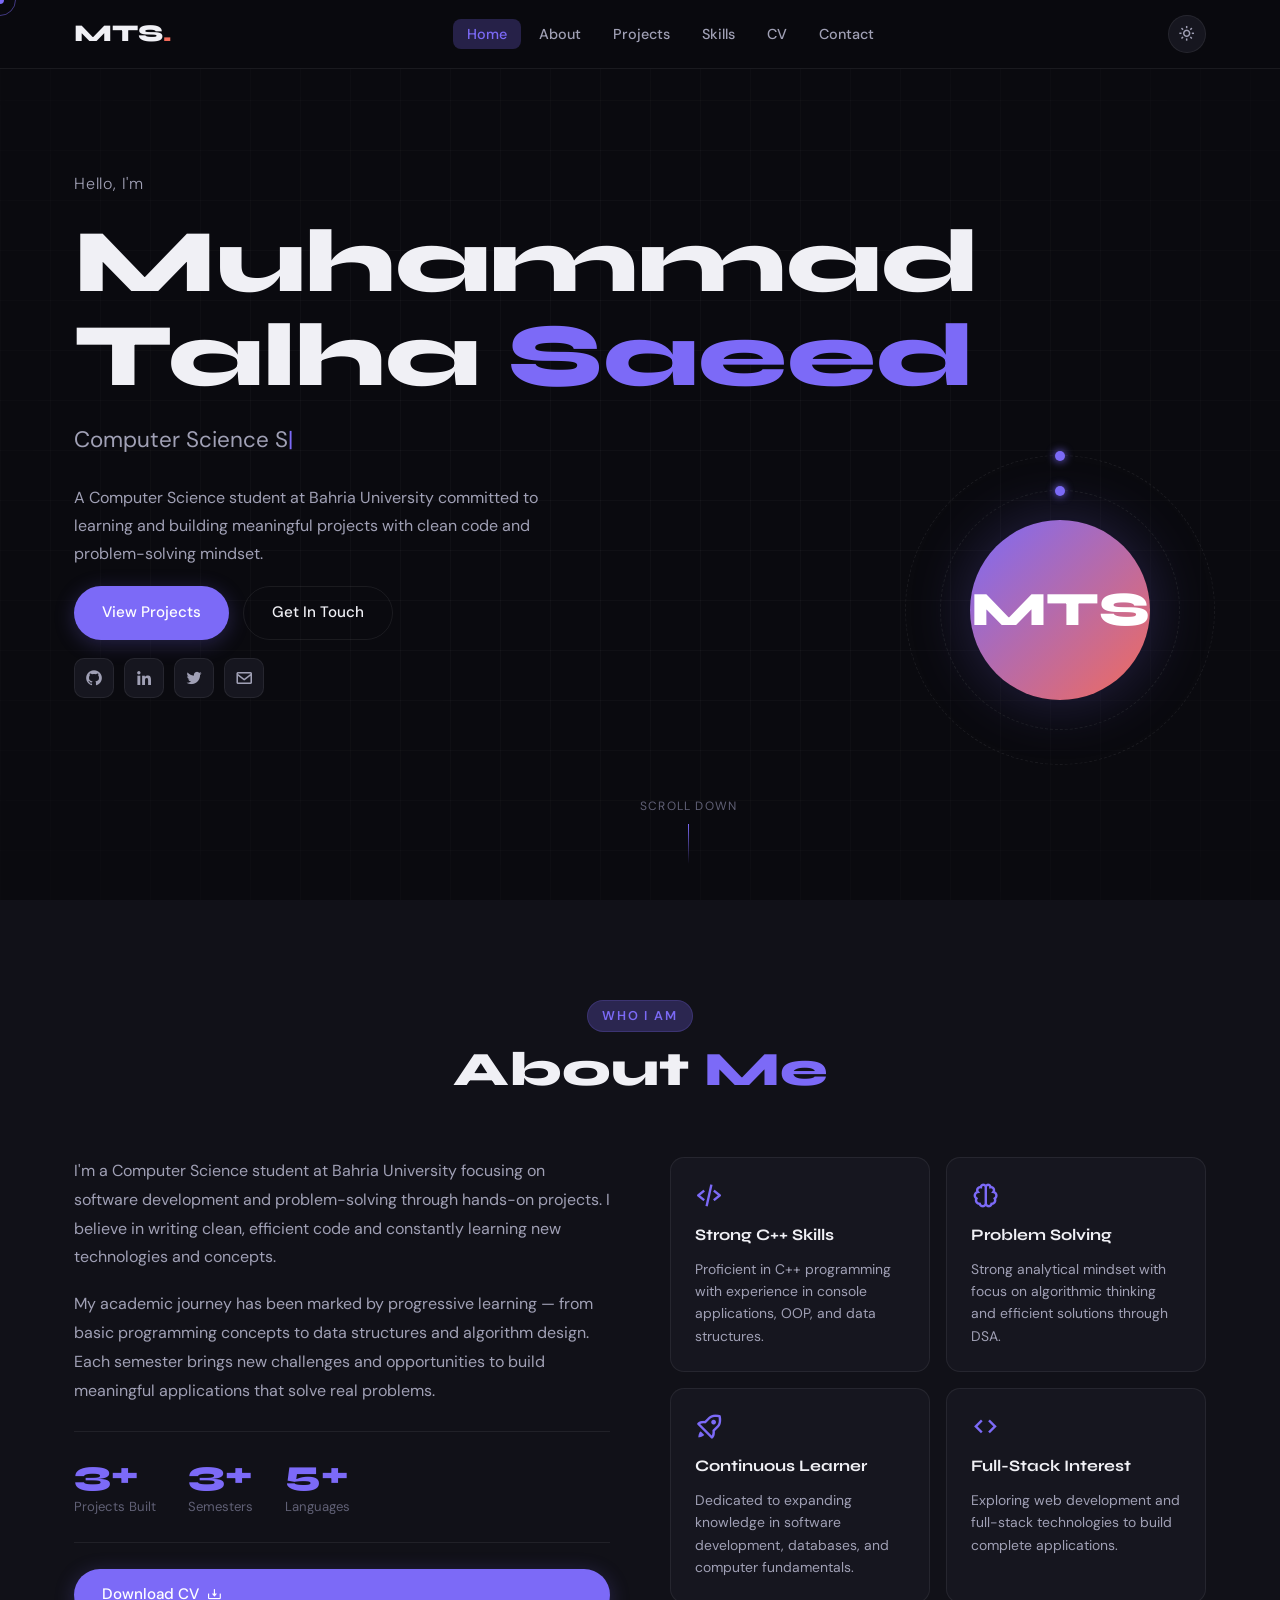
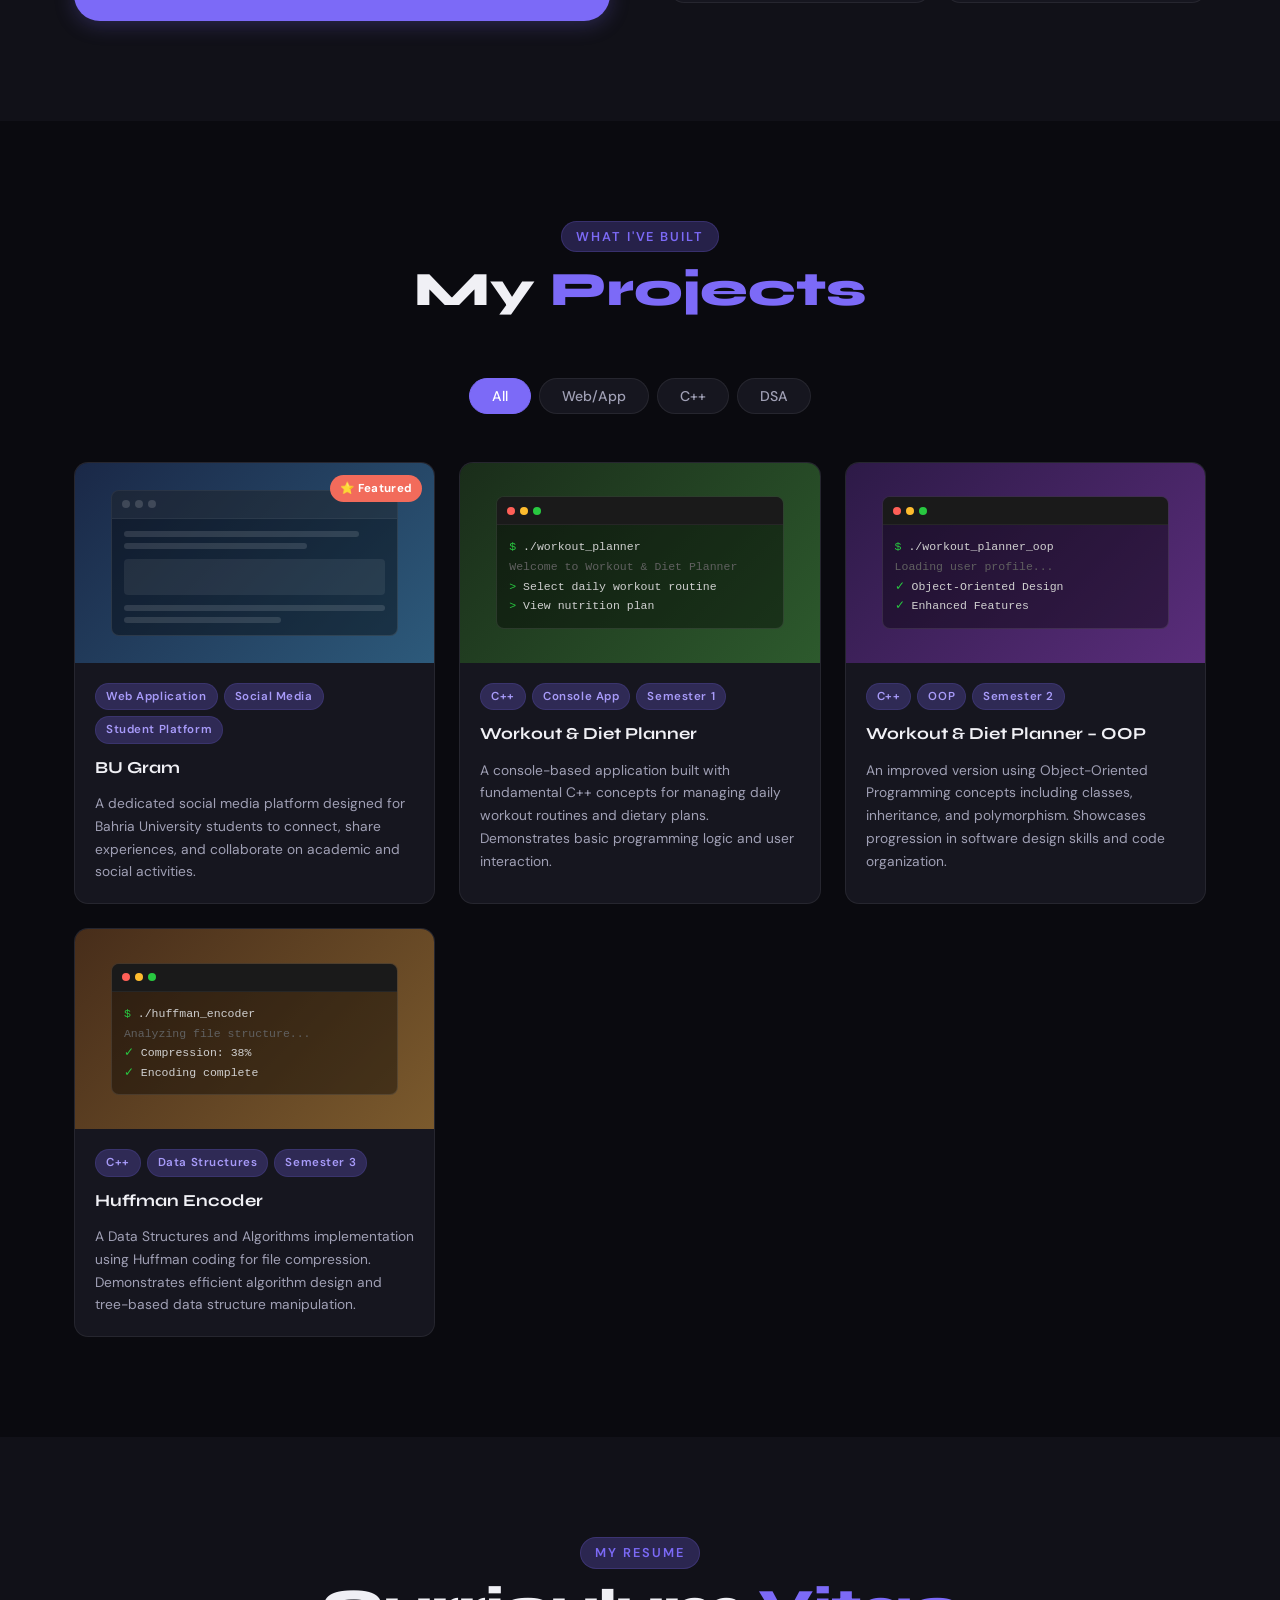
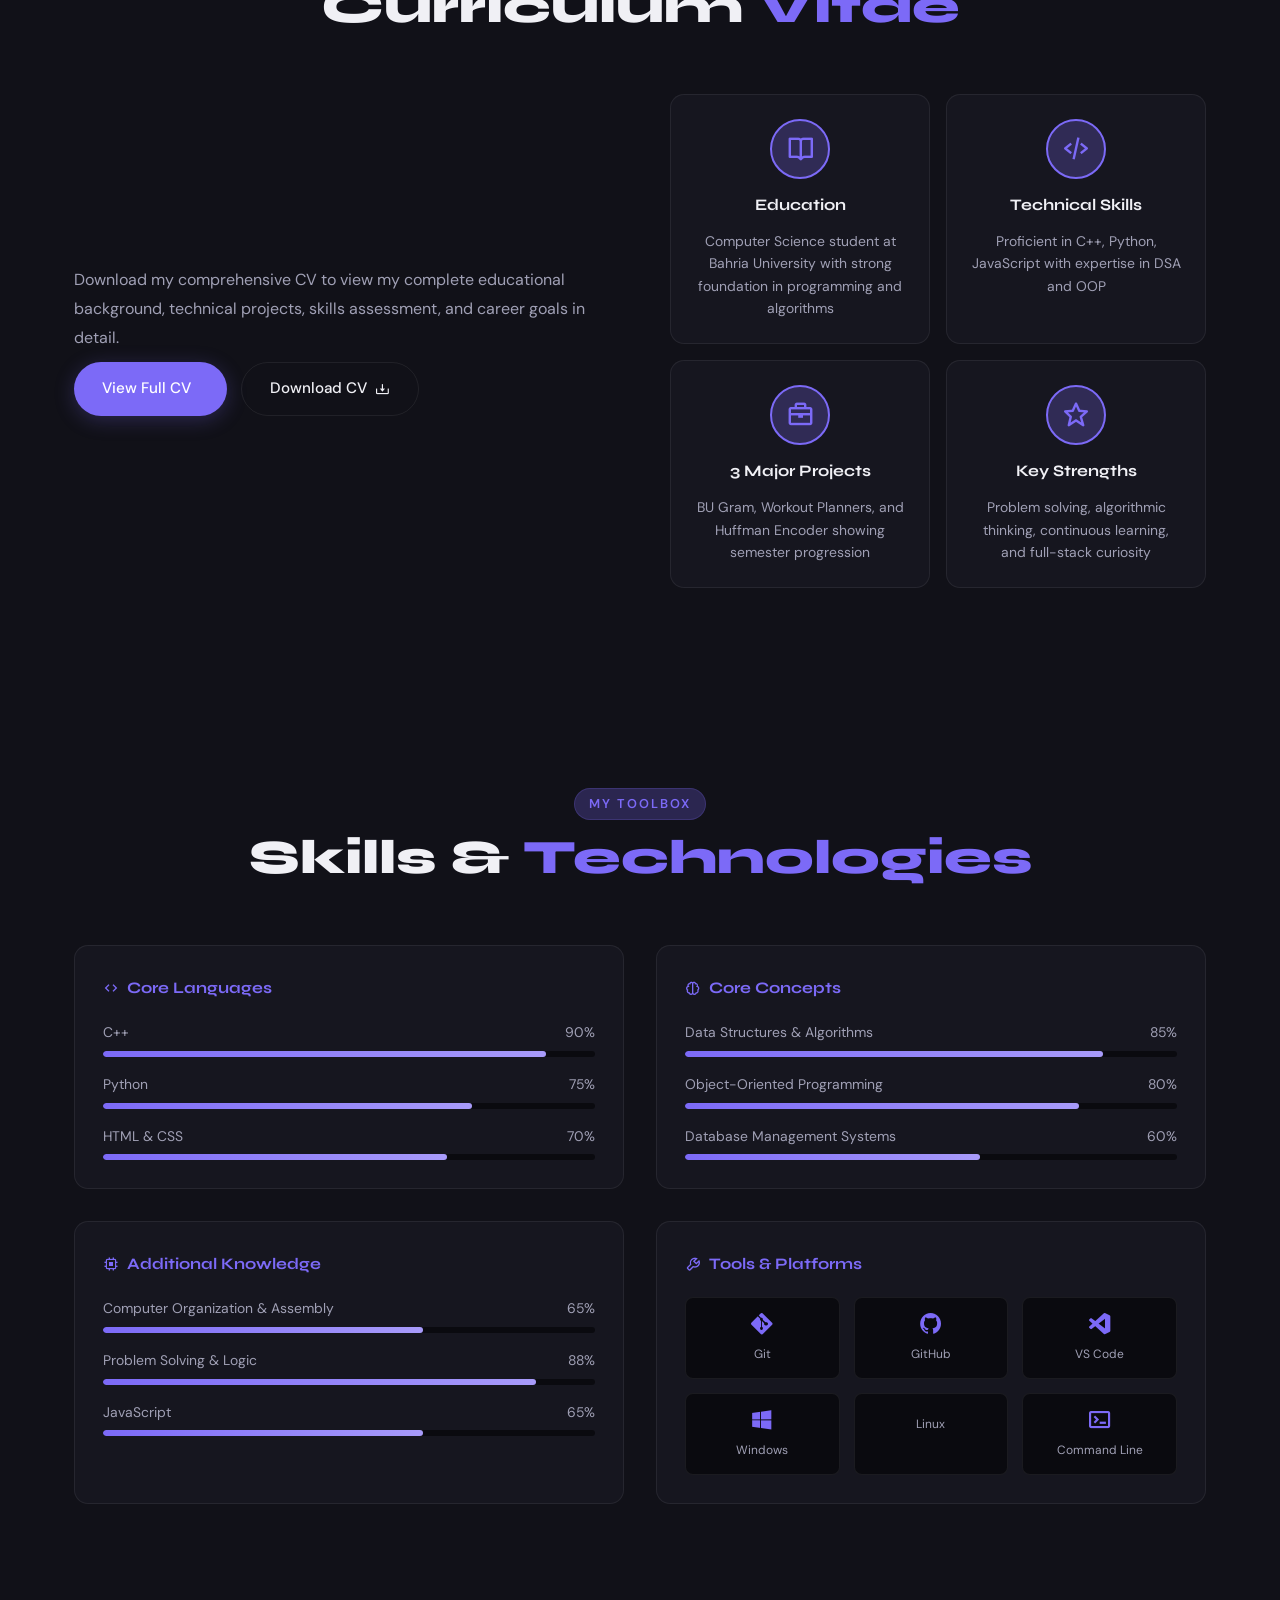
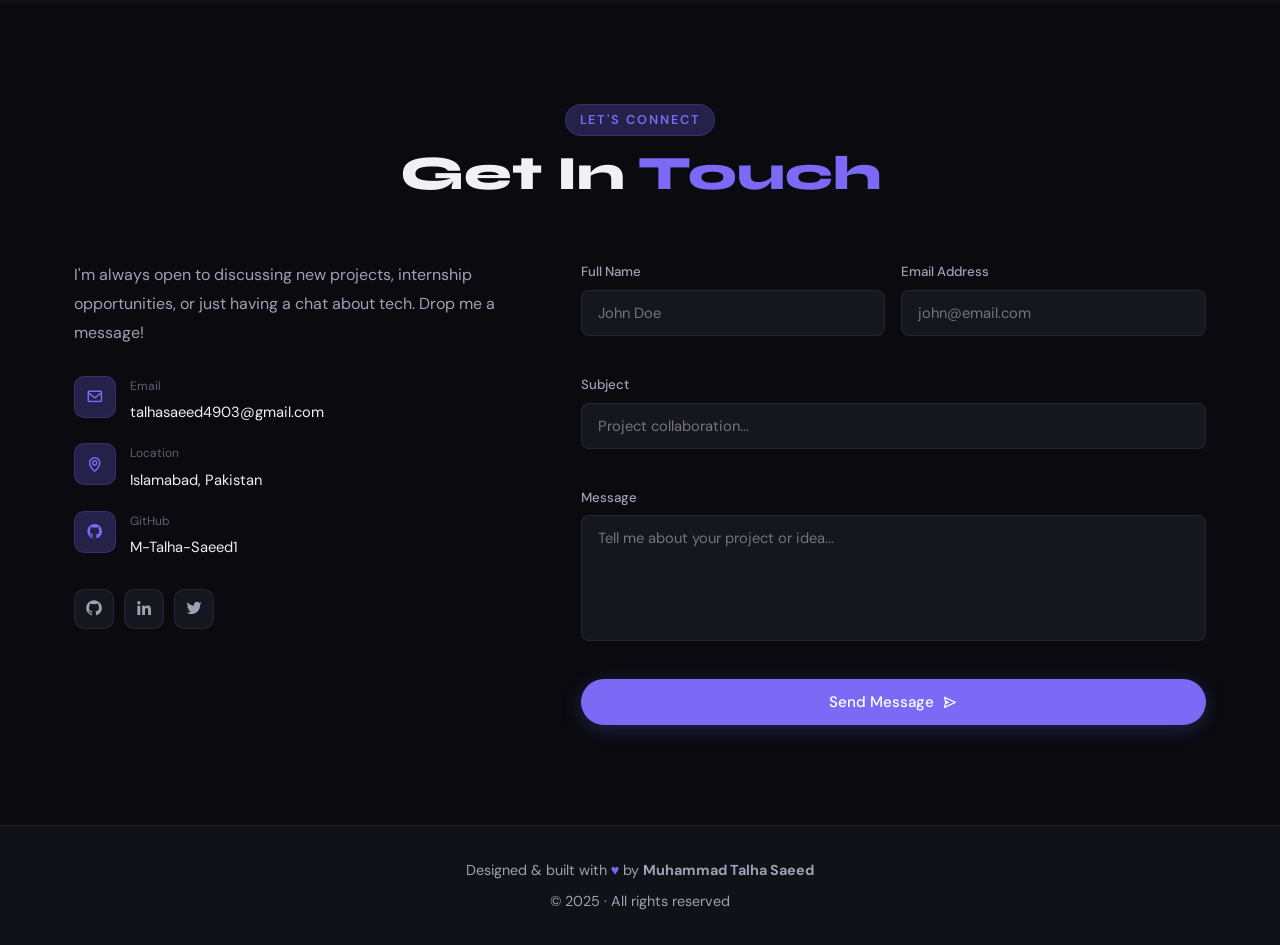
<file: index.html>
<!DOCTYPE html>
<html lang="en" data-theme="dark">
<head>
  <meta charset="UTF-8" />
  <meta name="viewport" content="width=device-width, initial-scale=1.0" />
  <title>Portfolio — Muhammad Talha Saeed</title>

  <!-- Google Fonts -->
  <link href="https://fonts.googleapis.com/css2?family=Syne:wght@400;600;700;800&family=DM+Sans:ital,opsz,wght@0,9..40,300;0,9..40,400;0,9..40,500;1,9..40,300&display=swap" rel="stylesheet" />

  <!-- AOS (Animate On Scroll) -->
  <link href="https://cdn.jsdelivr.net/npm/aos@2.3.4/dist/aos.css" rel="stylesheet" />

  <!-- Boxicons -->
  <link href="https://cdn.jsdelivr.net/npm/boxicons@2.1.4/css/boxicons.min.css" rel="stylesheet" />

  <link rel="stylesheet" href="style.css" />
</head>
<body>

  <!-- ========== CURSOR ========== -->
  <div class="cursor" id="cursor"></div>
  <div class="cursor-follower" id="cursorFollower"></div>

  <!-- ========== NAVBAR ========== -->
  <nav class="navbar" id="navbar">
    <div class="nav-container">
      <a href="#home" class="nav-logo">MTS<span class="dot">.</span></a>

      <ul class="nav-links" id="navLinks">
        <li><a href="#home" class="nav-link active">Home</a></li>
        <li><a href="#about" class="nav-link">About</a></li>
        <li><a href="#projects" class="nav-link">Projects</a></li>
        <li><a href="#skills" class="nav-link">Skills</a></li>
        <li><a href="#cv" class="nav-link">CV</a></li>
        <li><a href="#contact" class="nav-link">Contact</a></li>
      </ul>

      <div class="nav-actions">
        <!-- Theme Toggle -->
        <button class="theme-toggle" id="themeToggle" aria-label="Toggle theme">
          <i class="bx bx-sun" id="themeIcon"></i>
        </button>
        <!-- Hamburger -->
        <button class="hamburger" id="hamburger" aria-label="Menu">
          <span></span><span></span><span></span>
        </button>
      </div>
    </div>
  </nav>

  <!-- ========== HOME ========== -->
  <section class="section home" id="home">
    <div class="home-bg-grid"></div>
    <div class="home-content">
      <p class="home-greeting" data-aos="fade-up" data-aos-delay="100">Hello, I'm</p>
      <h1 class="home-name" data-aos="fade-up" data-aos-delay="200">
        Muhammad Talha <span class="accent">Saeed</span>
      </h1>
      <p class="home-role" data-aos="fade-up" data-aos-delay="300">
        <span class="typed-text" id="typedText"></span><span class="cursor-blink">|</span>
      </p>
      <p class="home-desc" data-aos="fade-up" data-aos-delay="400">
        A Computer Science student at Bahria University committed to learning and building meaningful projects with clean code and problem-solving mindset.
      </p>
      <div class="home-btns" data-aos="fade-up" data-aos-delay="500">
        <a href="#projects" class="btn btn-primary">View Projects</a>
        <a href="#contact" class="btn btn-outline">Get In Touch</a>
      </div>
      <div class="home-socials" data-aos="fade-up" data-aos-delay="600">
        <a href="https://github.com/M-Talha-Saeed1" class="social-link" aria-label="GitHub"><i class="bx bxl-github"></i></a>
        <a href="#" class="social-link" aria-label="LinkedIn"><i class="bx bxl-linkedin"></i></a>
        <a href="#" class="social-link" aria-label="Twitter"><i class="bx bxl-twitter"></i></a>
        <a href="mailto:talhasaeed4903@gmail.com" class="social-link" aria-label="Email"><i class="bx bx-envelope"></i></a>
      </div>
    </div>
    <div class="home-visual" data-aos="fade-left" data-aos-delay="300">
      <div class="avatar-ring">
        <div class="avatar-inner">
          <span class="avatar-initials">MTS</span>
        </div>
        <div class="orbit orbit-1"><span class="orbit-dot"></span></div>
        <div class="orbit orbit-2"><span class="orbit-dot"></span></div>
      </div>
    </div>
    <div class="scroll-hint" data-aos="fade-up" data-aos-delay="800">
      <span>Scroll down</span>
      <div class="scroll-line"></div>
    </div>
  </section>

  <!-- ========== ABOUT ========== -->
  <section class="section about" id="about">
    <div class="container">
      <div class="section-header" data-aos="fade-up">
        <span class="section-label">Who I Am</span>
        <h2 class="section-title">About <span class="accent">Me</span></h2>
      </div>

      <div class="about-grid">
        <div class="about-text" data-aos="fade-right" data-aos-delay="100">
          <p>
            I'm a Computer Science student at Bahria University focusing on software development and problem-solving through hands-on projects. I believe in writing clean, efficient code and constantly learning new technologies and concepts.
          </p>
          <p>
            My academic journey has been marked by progressive learning — from basic programming concepts to data structures and algorithm design. Each semester brings new challenges and opportunities to build meaningful applications that solve real problems.
          </p>
          <div class="about-highlights">
            <div class="highlight-item">
              <span class="highlight-num">3+</span>
              <span class="highlight-label">Projects Built</span>
            </div>
            <div class="highlight-item">
              <span class="highlight-num">3+</span>
              <span class="highlight-label">Semesters</span>
            </div>
            <div class="highlight-item">
              <span class="highlight-num">5+</span>
              <span class="highlight-label">Languages</span>
            </div>
          </div>
          <a href="#" class="btn btn-primary" download>Download CV <i class="bx bx-download"></i></a>
        </div>

        <div class="about-cards" data-aos="fade-left" data-aos-delay="200">
          <div class="about-card">
            <i class="bx bx-code-alt about-card-icon"></i>
            <h3>Strong C++ Skills</h3>
            <p>Proficient in C++ programming with experience in console applications, OOP, and data structures.</p>
          </div>
          <div class="about-card">
            <i class="bx bx-brain about-card-icon"></i>
            <h3>Problem Solving</h3>
            <p>Strong analytical mindset with focus on algorithmic thinking and efficient solutions through DSA.</p>
          </div>
          <div class="about-card">
            <i class="bx bx-rocket about-card-icon"></i>
            <h3>Continuous Learner</h3>
            <p>Dedicated to expanding knowledge in software development, databases, and computer fundamentals.</p>
          </div>
          <div class="about-card">
            <i class="bx bx-code about-card-icon"></i>
            <h3>Full-Stack Interest</h3>
            <p>Exploring web development and full-stack technologies to build complete applications.</p>
          </div>
        </div>
      </div>
    </div>
  </section>

  <!-- ========== PROJECTS ========== -->
  <section class="section projects" id="projects">
    <div class="container">
      <div class="section-header" data-aos="fade-up">
        <span class="section-label">What I've Built</span>
        <h2 class="section-title">My <span class="accent">Projects</span></h2>
      </div>

      <!-- Filter Tabs -->
      <div class="filter-tabs" data-aos="fade-up" data-aos-delay="100">
        <button class="filter-btn active" data-filter="all">All</button>
        <button class="filter-btn" data-filter="web">Web/App</button>
        <button class="filter-btn" data-filter="cpp">C++</button>
        <button class="filter-btn" data-filter="dsa">DSA</button>
      </div>

      <div class="projects-grid" id="projectsGrid">

        <!-- Project 1: BU Gram -->
        <div class="project-card featured" data-category="web" data-aos="fade-up" data-aos-delay="100">
          <div class="project-preview">
            <div class="project-preview-inner" style="background: linear-gradient(135deg,#1a2847,#2d5a7b);">
              <div class="preview-mockup">
                <div class="mockup-bar"><span></span><span></span><span></span></div>
                <div class="mockup-content">
                  <div class="mockup-line w-90"></div>
                  <div class="mockup-line w-70"></div>
                  <div class="mockup-block"></div>
                  <div class="mockup-line w-75"></div>
                  <div class="mockup-line w-60"></div>
                </div>
              </div>
            </div>
            <div class="project-overlay">
              <div class="project-links">
                <a href="#" class="project-link" title="GitHub"><i class="bx bxl-github"></i></a>
              </div>
            </div>
            <div class="featured-badge">⭐ Featured</div>
          </div>
          <div class="project-info">
            <div class="project-tags">
              <span class="tag">Web Application</span>
              <span class="tag">Social Media</span>
              <span class="tag">Student Platform</span>
            </div>
            <h3 class="project-title">BU Gram</h3>
            <p class="project-desc">A dedicated social media platform designed for Bahria University students to connect, share experiences, and collaborate on academic and social activities.</p>
          </div>
        </div>

        <!-- Project 2: Workout & Diet Planner (Basic) -->
        <div class="project-card" data-category="cpp" data-aos="fade-up" data-aos-delay="150">
          <div class="project-preview">
            <div class="project-preview-inner" style="background: linear-gradient(135deg,#1a2d1a,#2d5a2d);">
              <div class="preview-mockup terminal-style">
                <div class="mockup-bar dark"><span class="red"></span><span class="yellow"></span><span class="green"></span></div>
                <div class="terminal-content">
                  <p><span class="t-green">$</span> ./workout_planner</p>
                  <p><span class="t-dim">Welcome to Workout & Diet Planner</span></p>
                  <p><span class="t-green">></span> Select daily workout routine</p>
                  <p><span class="t-green">></span> View nutrition plan</p>
                </div>
              </div>
            </div>
            <div class="project-overlay">
              <div class="project-links">
                <a href="#" class="project-link" title="GitHub"><i class="bx bxl-github"></i></a>
              </div>
            </div>
          </div>
          <div class="project-info">
            <div class="project-tags">
              <span class="tag">C++</span>
              <span class="tag">Console App</span>
              <span class="tag">Semester 1</span>
            </div>
            <h3 class="project-title">Workout & Diet Planner</h3>
            <p class="project-desc">A console-based application built with fundamental C++ concepts for managing daily workout routines and dietary plans. Demonstrates basic programming logic and user interaction.</p>
          </div>
        </div>

        <!-- Project 3: Workout & Diet Planner (OOP) -->
        <div class="project-card" data-category="cpp" data-aos="fade-up" data-aos-delay="200">
          <div class="project-preview">
            <div class="project-preview-inner" style="background: linear-gradient(135deg,#2d1a47,#5a2d7b);">
              <div class="preview-mockup terminal-style">
                <div class="mockup-bar dark"><span class="red"></span><span class="yellow"></span><span class="green"></span></div>
                <div class="terminal-content">
                  <p><span class="t-green">$</span> ./workout_planner_oop</p>
                  <p><span class="t-dim">Loading user profile...</span></p>
                  <p><span class="t-green">✓</span> Object-Oriented Design</p>
                  <p><span class="t-green">✓</span> Enhanced Features</p>
                </div>
              </div>
            </div>
            <div class="project-overlay">
              <div class="project-links">
                <a href="#" class="project-link" title="GitHub"><i class="bx bxl-github"></i></a>
              </div>
            </div>
          </div>
          <div class="project-info">
            <div class="project-tags">
              <span class="tag">C++</span>
              <span class="tag">OOP</span>
              <span class="tag">Semester 2</span>
            </div>
            <h3 class="project-title">Workout & Diet Planner – OOP</h3>
            <p class="project-desc">An improved version using Object-Oriented Programming concepts including classes, inheritance, and polymorphism. Showcases progression in software design skills and code organization.</p>
          </div>
        </div>

        <!-- Project 4: Huffman Encoder -->
        <div class="project-card" data-category="dsa" data-aos="fade-up" data-aos-delay="250">
          <div class="project-preview">
            <div class="project-preview-inner" style="background: linear-gradient(135deg,#472d1a,#7b5a2d);">
              <div class="preview-mockup terminal-style">
                <div class="mockup-bar dark"><span class="red"></span><span class="yellow"></span><span class="green"></span></div>
                <div class="terminal-content">
                  <p><span class="t-green">$</span> ./huffman_encoder</p>
                  <p><span class="t-dim">Analyzing file structure...</span></p>
                  <p><span class="t-green">✓</span> Compression: 38%</p>
                  <p><span class="t-green">✓</span> Encoding complete</span></p>
                </div>
              </div>
            </div>
            <div class="project-overlay">
              <div class="project-links">
                <a href="#" class="project-link" title="GitHub"><i class="bx bxl-github"></i></a>
              </div>
            </div>
          </div>
          <div class="project-info">
            <div class="project-tags">
              <span class="tag">C++</span>
              <span class="tag">Data Structures</span>
              <span class="tag">Semester 3</span>
            </div>
            <h3 class="project-title">Huffman Encoder</h3>
            <p class="project-desc">A Data Structures and Algorithms implementation using Huffman coding for file compression. Demonstrates efficient algorithm design and tree-based data structure manipulation.</p>
          </div>
        </div>

      </div>
    </div>
  </section>

  <!-- ========== CV ========== -->
  <section class="section cv" id="cv">
    <div class="container">
      <div class="section-header" data-aos="fade-up">
        <span class="section-label">My Resume</span>
        <h2 class="section-title">Curriculum <span class="accent">Vitae</span></h2>
      </div>

      <div class="cv-grid">
        <!-- CV Summary -->
        <div class="cv-section" data-aos="fade-right" data-aos-delay="100">
          <div class="cv-intro">
            <p>Download my comprehensive CV to view my complete educational background, technical projects, skills assessment, and career goals in detail.</p>
            <div class="cv-buttons">
              <a href="cv.html" class="btn btn-primary" target="_blank">View Full CV <i class="bx bx-external-link"></i></a>
              <a href="cv.html" download class="btn btn-outline">Download CV <i class="bx bx-download"></i></a>
            </div>
          </div>
        </div>

        <!-- CV Highlights -->
        <div class="cv-highlights" data-aos="fade-left" data-aos-delay="200">
          <div class="highlight-card">
            <div class="highlight-icon"><i class="bx bx-book-open"></i></div>
            <h3>Education</h3>
            <p>Computer Science student at Bahria University with strong foundation in programming and algorithms</p>
          </div>
          <div class="highlight-card">
            <div class="highlight-icon"><i class="bx bx-code-alt"></i></div>
            <h3>Technical Skills</h3>
            <p>Proficient in C++, Python, JavaScript with expertise in DSA and OOP</p>
          </div>
          <div class="highlight-card">
            <div class="highlight-icon"><i class="bx bx-briefcase"></i></div>
            <h3>3 Major Projects</h3>
            <p>BU Gram, Workout Planners, and Huffman Encoder showing semester progression</p>
          </div>
          <div class="highlight-card">
            <div class="highlight-icon"><i class="bx bx-star"></i></div>
            <h3>Key Strengths</h3>
            <p>Problem solving, algorithmic thinking, continuous learning, and full-stack curiosity</p>
          </div>
        </div>
      </div>
    </div>
  </section>

  <!-- ========== SKILLS ========== -->
  <section class="section skills" id="skills">
    <div class="container">
      <div class="section-header" data-aos="fade-up">
        <span class="section-label">My Toolbox</span>
        <h2 class="section-title">Skills & <span class="accent">Technologies</span></h2>
      </div>

      <div class="skills-wrapper">
        <div class="skills-group" data-aos="fade-up" data-aos-delay="100">
          <h3 class="skills-group-title"><i class="bx bx-code"></i> Core Languages</h3>
          <div class="skill-bars">
            <div class="skill-item">
              <div class="skill-info"><span>C++</span><span>90%</span></div>
              <div class="skill-bar"><div class="skill-fill" data-width="90"></div></div>
            </div>
            <div class="skill-item">
              <div class="skill-info"><span>Python</span><span>75%</span></div>
              <div class="skill-bar"><div class="skill-fill" data-width="75"></div></div>
            </div>
            <div class="skill-item">
              <div class="skill-info"><span>HTML & CSS</span><span>70%</span></div>
              <div class="skill-bar"><div class="skill-fill" data-width="70"></div></div>
            </div>
          </div>
        </div>

        <div class="skills-group" data-aos="fade-up" data-aos-delay="150">
          <h3 class="skills-group-title"><i class="bx bx-brain"></i> Core Concepts</h3>
          <div class="skill-bars">
            <div class="skill-item">
              <div class="skill-info"><span>Data Structures & Algorithms</span><span>85%</span></div>
              <div class="skill-bar"><div class="skill-fill" data-width="85"></div></div>
            </div>
            <div class="skill-item">
              <div class="skill-info"><span>Object-Oriented Programming</span><span>80%</span></div>
              <div class="skill-bar"><div class="skill-fill" data-width="80"></div></div>
            </div>
            <div class="skill-item">
              <div class="skill-info"><span>Database Management Systems</span><span>60%</span></div>
              <div class="skill-bar"><div class="skill-fill" data-width="60"></div></div>
            </div>
          </div>
        </div>

        <div class="skills-group" data-aos="fade-up" data-aos-delay="200">
          <h3 class="skills-group-title"><i class="bx bx-chip"></i> Additional Knowledge</h3>
          <div class="skill-bars">
            <div class="skill-item">
              <div class="skill-info"><span>Computer Organization & Assembly</span><span>65%</span></div>
              <div class="skill-bar"><div class="skill-fill" data-width="65"></div></div>
            </div>
            <div class="skill-item">
              <div class="skill-info"><span>Problem Solving & Logic</span><span>88%</span></div>
              <div class="skill-bar"><div class="skill-fill" data-width="88"></div></div>
            </div>
            <div class="skill-item">
              <div class="skill-info"><span>JavaScript</span><span>65%</span></div>
              <div class="skill-bar"><div class="skill-fill" data-width="65"></div></div>
            </div>
          </div>
        </div>

        <div class="skills-group" data-aos="fade-up" data-aos-delay="250">
          <h3 class="skills-group-title"><i class="bx bx-wrench"></i> Tools & Platforms</h3>
          <div class="skill-icons">
            <div class="skill-icon-item"><i class="bx bxl-git"></i><span>Git</span></div>
            <div class="skill-icon-item"><i class="bx bxl-github"></i><span>GitHub</span></div>
            <div class="skill-icon-item"><i class="bx bxl-visual-studio"></i><span>VS Code</span></div>
            <div class="skill-icon-item"><i class="bx bxl-windows"></i><span>Windows</span></div>
            <div class="skill-icon-item"><i class="bx bxl-linux"></i><span>Linux</span></div>
            <div class="skill-icon-item"><i class="bx bx-terminal"></i><span>Command Line</span></div>
          </div>
        </div>
      </div>
    </div>
  </section>

  <!-- ========== CONTACT ========== -->
  <section class="section contact" id="contact">
    <div class="container">
      <div class="section-header" data-aos="fade-up">
        <span class="section-label">Let's Connect</span>
        <h2 class="section-title">Get In <span class="accent">Touch</span></h2>
      </div>

      <div class="contact-grid">
        <div class="contact-info" data-aos="fade-right" data-aos-delay="100">
          <p class="contact-intro">I'm always open to discussing new projects, internship opportunities, or just having a chat about tech. Drop me a message!</p>
          <div class="contact-details">
            <div class="contact-item">
              <div class="contact-icon"><i class="bx bx-envelope"></i></div>
              <div>
                <span class="contact-label">Email</span>
                <a href="mailto:talhasaeed4903@gmail.com" class="contact-value">talhasaeed4903@gmail.com</a>
              </div>
            </div>
            <div class="contact-item">
              <div class="contact-icon"><i class="bx bx-map"></i></div>
              <div>
                <span class="contact-label">Location</span>
                <span class="contact-value">Islamabad, Pakistan</span>
              </div>
            </div>
            <div class="contact-item">
              <div class="contact-icon"><i class="bx bxl-github"></i></div>
              <div>
                <span class="contact-label">GitHub</span>
              <a href="https://github.com/M-Talha-Saeed1" class="contact-value">M-Talha-Saeed1</a>
              </div>
            </div>
          </div>
          <div class="contact-socials">
            <a href="https://github.com/M-Talha-Saeed1" class="social-link"><i class="bx bxl-github"></i></a>
            <a href="#" class="social-link"><i class="bx bxl-linkedin"></i></a>
            <a href="#" class="social-link"><i class="bx bxl-twitter"></i></a>
          </div>
        </div>

        <form class="contact-form" id="contactForm" data-aos="fade-left" data-aos-delay="200" novalidate>
          <div class="form-row">
            <div class="form-group">
              <label for="name">Full Name</label>
              <input type="text" id="name" name="name" placeholder="John Doe" required />
              <span class="form-error" id="nameError"></span>
            </div>
            <div class="form-group">
              <label for="email">Email Address</label>
              <input type="email" id="email" name="email" placeholder="john@email.com" required />
              <span class="form-error" id="emailError"></span>
            </div>
          </div>
          <div class="form-group">
            <label for="subject">Subject</label>
            <input type="text" id="subject" name="subject" placeholder="Project collaboration..." required />
            <span class="form-error" id="subjectError"></span>
          </div>
          <div class="form-group">
            <label for="message">Message</label>
            <textarea id="message" name="message" rows="5" placeholder="Tell me about your project or idea..." required></textarea>
            <span class="form-error" id="messageError"></span>
          </div>
          <button type="submit" class="btn btn-primary btn-full" id="submitBtn">
            <span>Send Message</span>
            <i class="bx bx-send"></i>
          </button>
          <div class="form-success" id="formSuccess">
            <i class="bx bx-check-circle"></i> Message sent successfully! I'll get back to you soon.
          </div>
        </form>
      </div>
    </div>
  </section>

  <!-- ========== FOOTER ========== -->
  <footer class="footer">
    <div class="container">
      <p>Designed & built with <span class="accent">♥</span> by <strong>Muhammad Talha Saeed</strong></p>
      <p class="footer-sub">© 2025 · All rights reserved</p>
    </div>
  </footer>

  <!-- AOS Library -->
  <script src="https://cdn.jsdelivr.net/npm/aos@2.3.4/dist/aos.js"></script>
  <script src="script.js"></script>
</body>
</html>
</file>
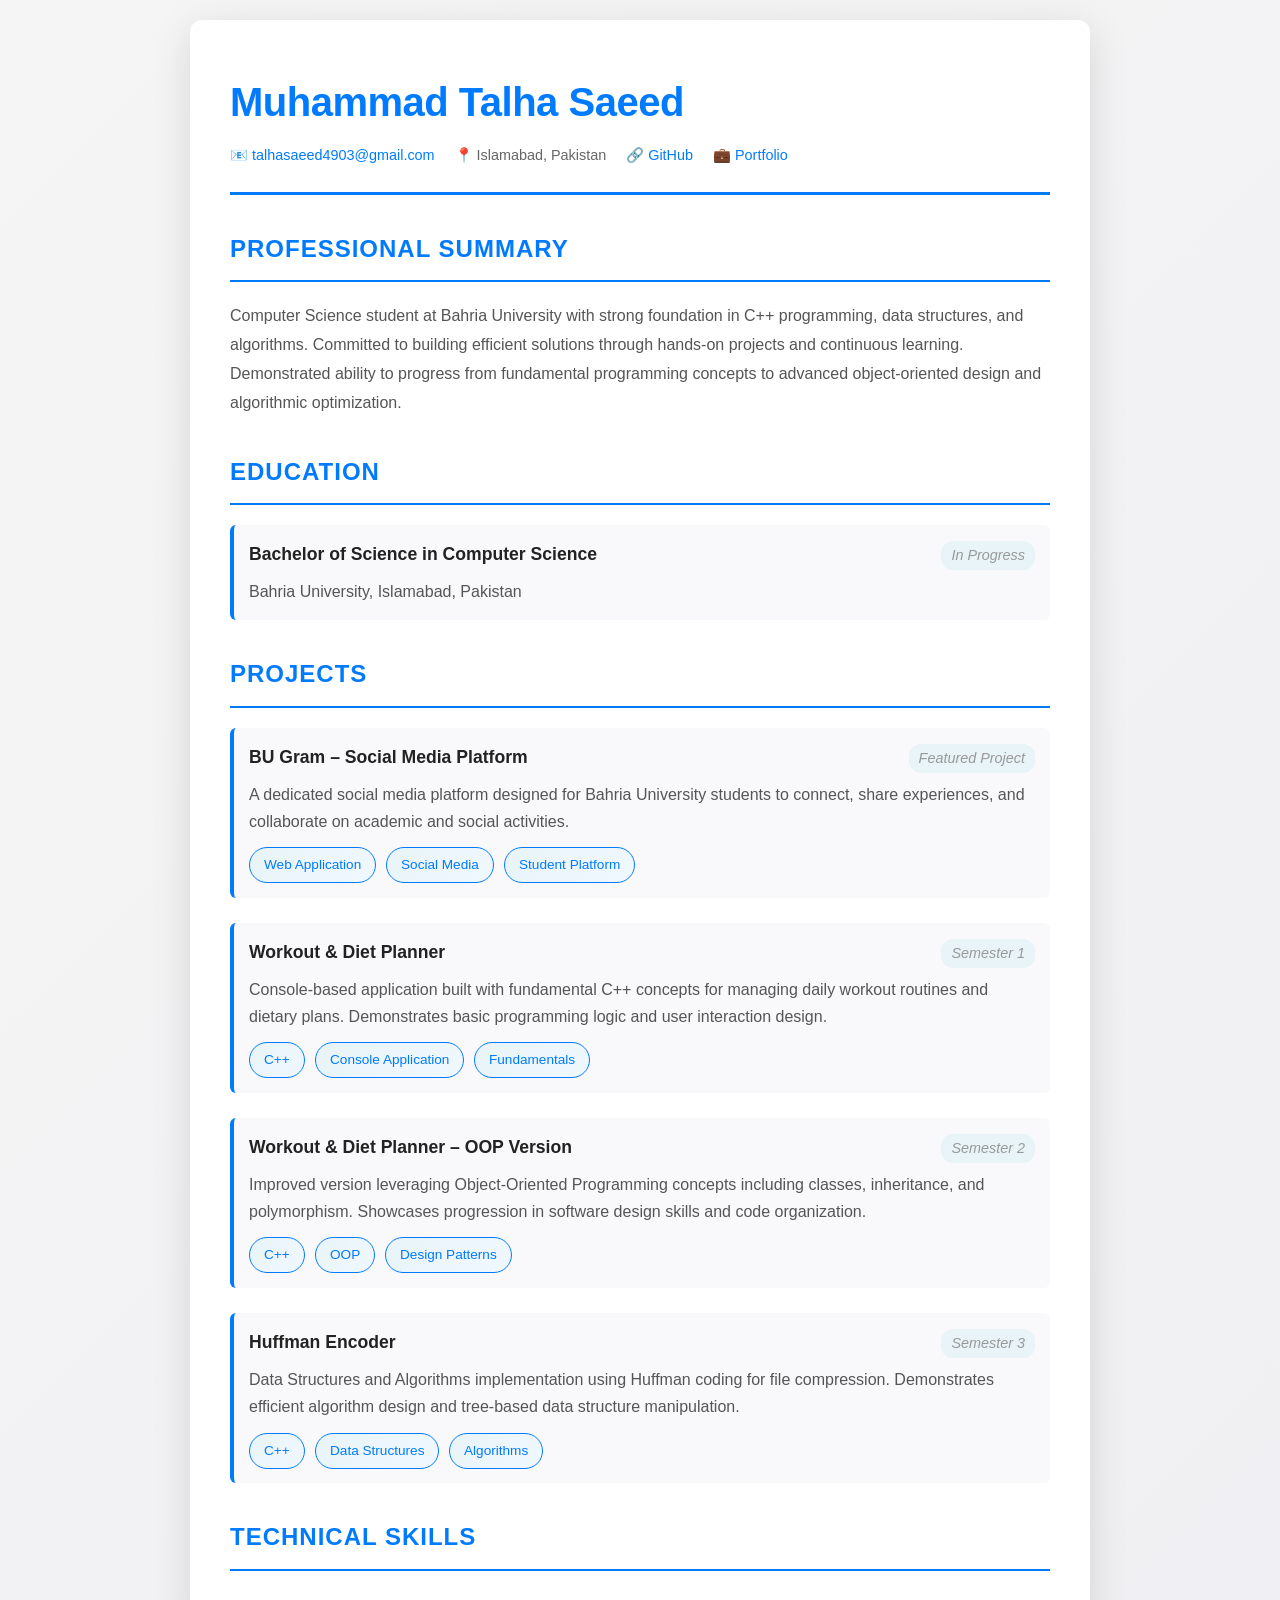
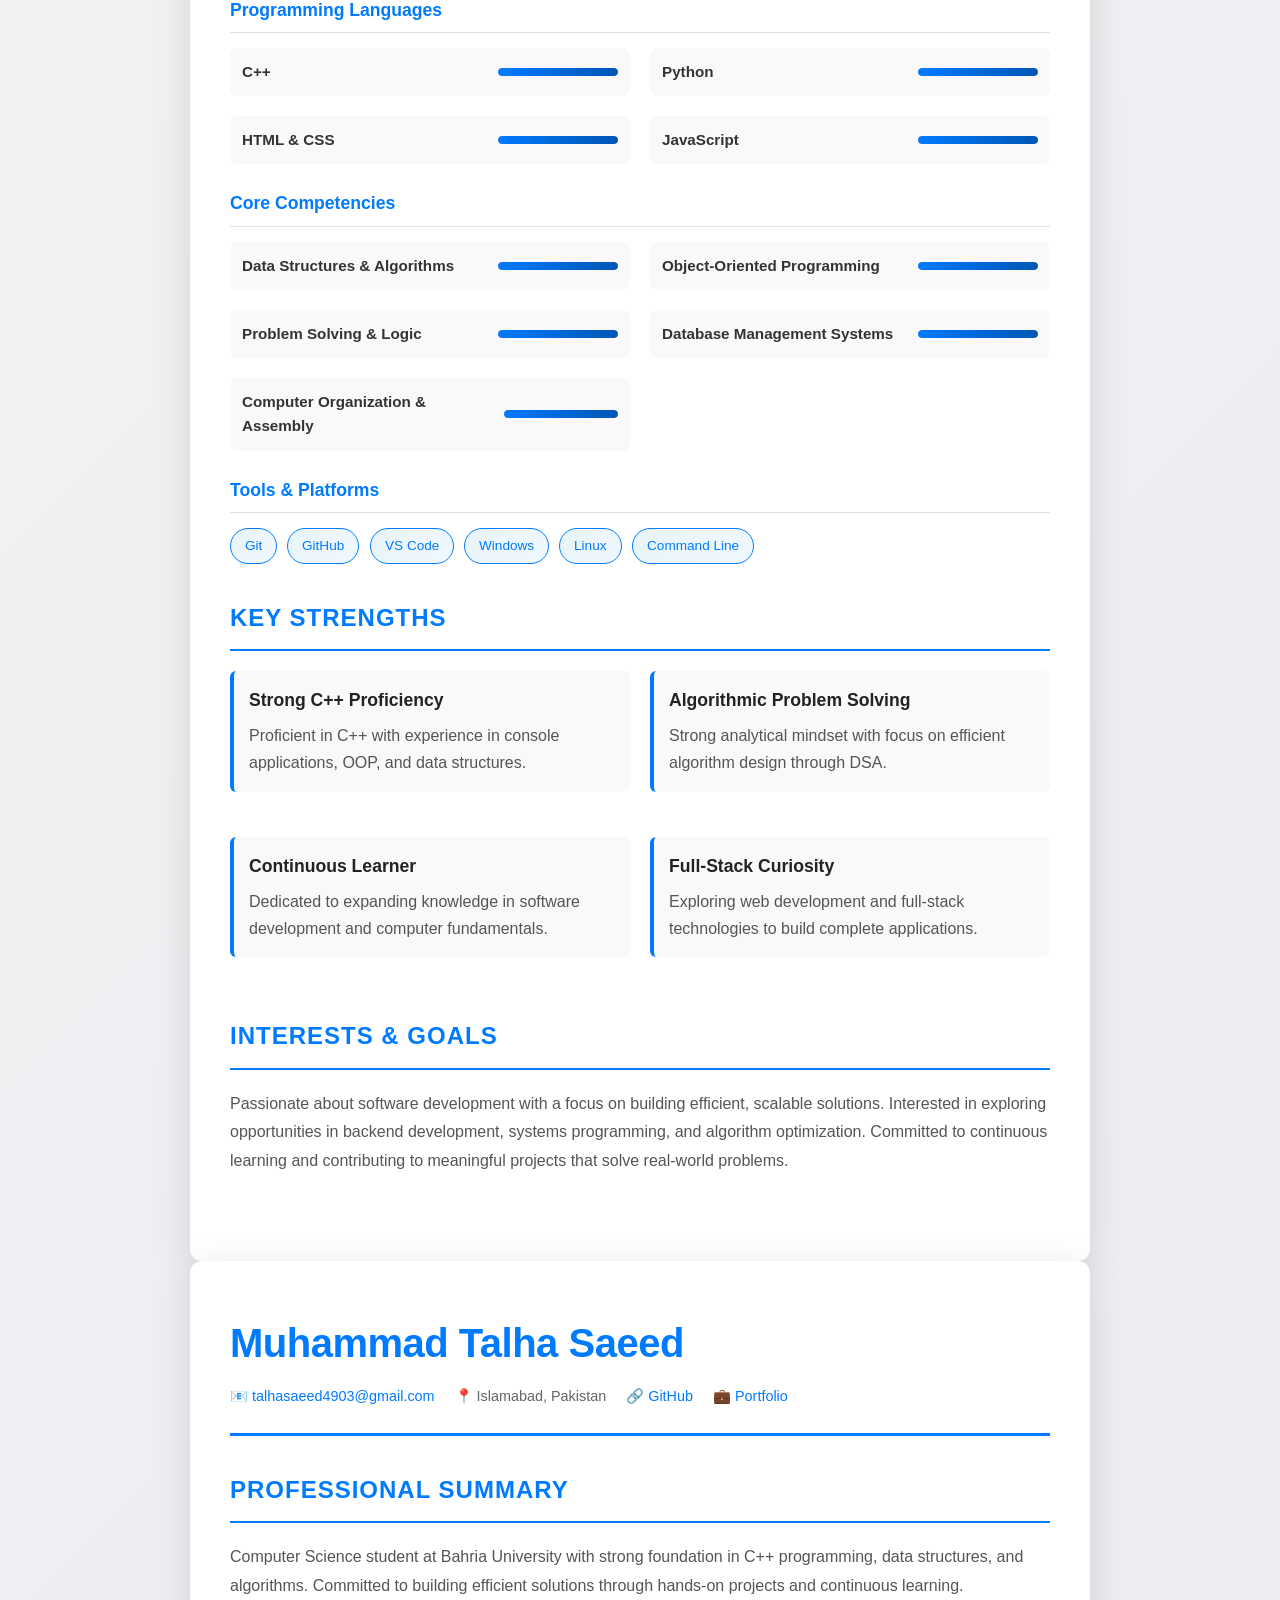
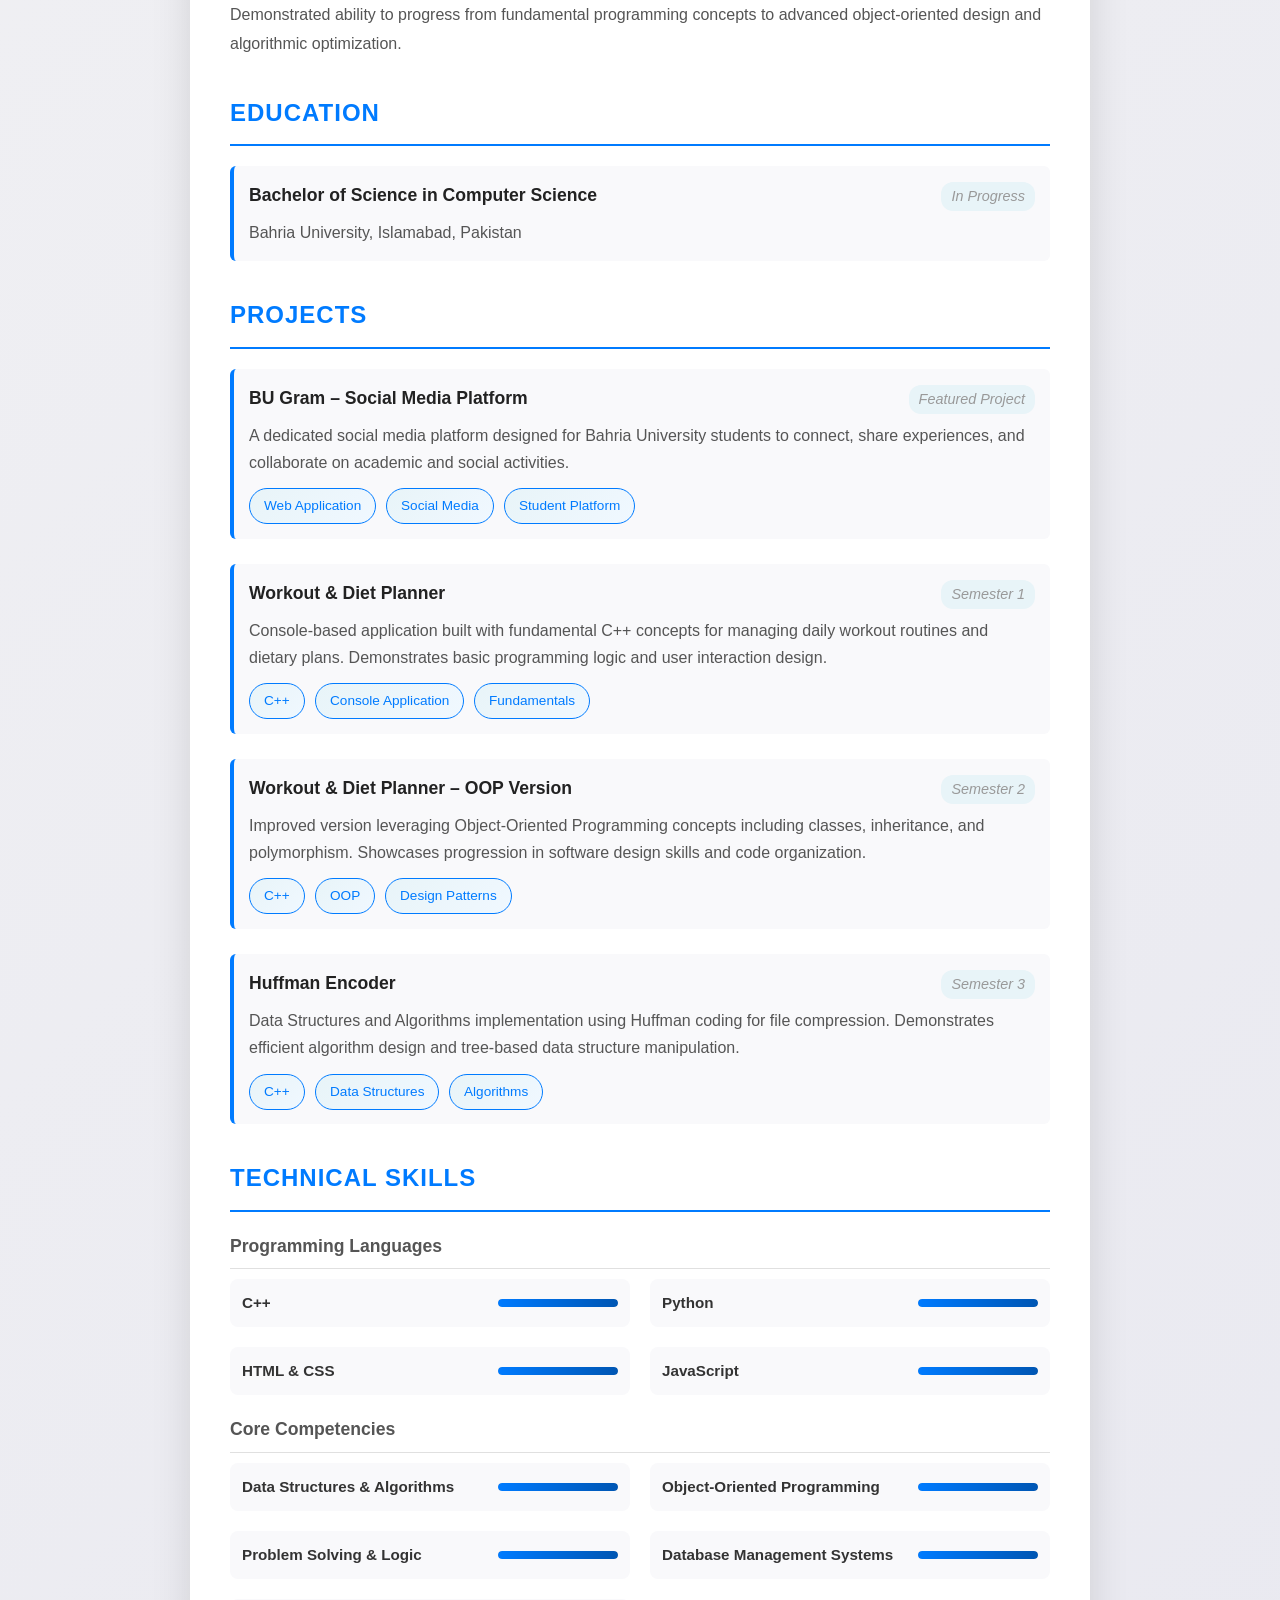
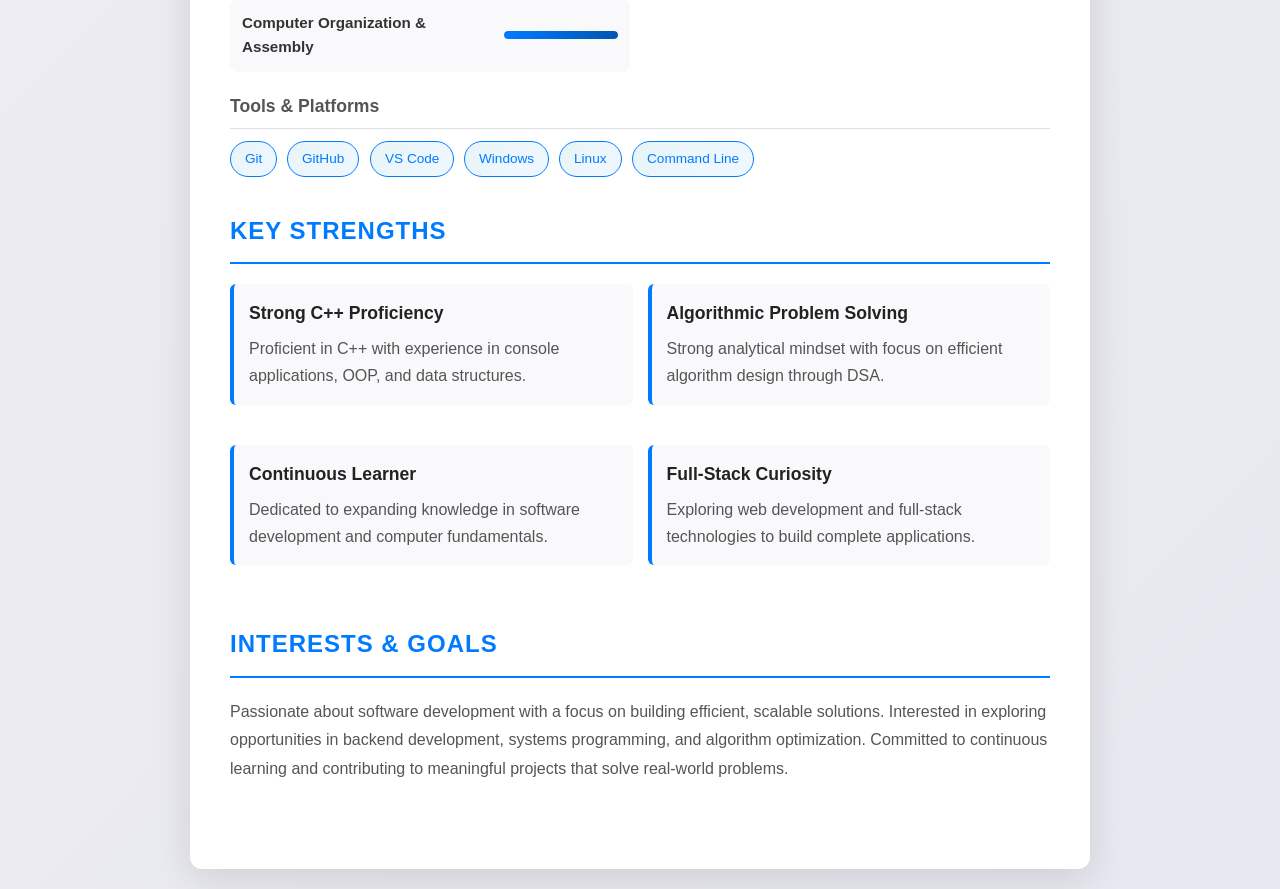
<file: cv.html>
<!DOCTYPE html>
<html lang="en">
<head>
  <meta charset="UTF-8" />
  <meta name="viewport" content="width=device-width, initial-scale=1.0" />
  <title>CV - Muhammad Talha Saeed</title>
  <style>
    * {
      margin: 0;
      padding: 0;
      box-sizing: border-box;
    }
    
    body {
      font-family: 'Segoe UI', Tahoma, Geneva, Verdana, sans-serif;
      line-height: 1.6;
      color: #333;
      background: linear-gradient(135deg, #f5f5f5 0%, #e8e8f0 100%);
      padding: 20px;
      animation: fadeIn 0.6s ease-in;
    }
    
    @keyframes fadeIn {
      from {
        opacity: 0;
        transform: translateY(10px);
      }
      to {
        opacity: 1;
        transform: translateY(0);
      }
    }
    
    .container {
      max-width: 900px;
      margin: 0 auto;
      background: white;
      padding: 50px 40px;
      box-shadow: 0 10px 40px rgba(0, 0, 0, 0.12);
      border-radius: 12px;
      animation: slideUp 0.8s ease-out;
    }
    
    @keyframes slideUp {
      from {
        opacity: 0;
        transform: translateY(30px);
      }
      to {
        opacity: 1;
        transform: translateY(0);
      }
    }
    
    header {
      border-bottom: 3px solid #007bff;
      padding-bottom: 25px;
      margin-bottom: 35px;
      animation: slideDown 0.8s ease-out;
    }
    
    @keyframes slideDown {
      from {
        opacity: 0;
        transform: translateY(-20px);
      }
      to {
        opacity: 1;
        transform: translateY(0);
      }
    }
    
    h1 {
      font-size: 2.5em;
      color: #007bff;
      margin-bottom: 10px;
      font-weight: 800;
      letter-spacing: -0.5px;
    }
    
    .contact-info {
      display: flex;
      gap: 20px;
      flex-wrap: wrap;
      font-size: 0.9em;
      color: #666;
      animation: fadeIn 0.8s ease-out 0.2s both;
    }
    
    .contact-info a {
      color: #007bff;
      text-decoration: none;
      font-weight: 500;
      transition: all 0.3s ease;
    }
    
    .contact-info a:hover {
      color: #0056b3;
      text-decoration: underline;
      transform: translateY(-2px);
    }
    
    section {
      margin-bottom: 35px;
      animation: fadeIn 0.8s ease-out both;
    }
    
    section:nth-child(2) { animation-delay: 0.1s; }
    section:nth-child(3) { animation-delay: 0.2s; }
    section:nth-child(4) { animation-delay: 0.3s; }
    section:nth-child(5) { animation-delay: 0.4s; }
    section:nth-child(6) { animation-delay: 0.5s; }
    section:nth-child(7) { animation-delay: 0.6s; }
    
    h2 {
      font-size: 1.5em;
      color: #007bff;
      border-bottom: 2px solid #007bff;
      padding-bottom: 12px;
      margin-bottom: 20px;
      text-transform: uppercase;
      letter-spacing: 1px;
      font-weight: 700;
      transition: all 0.3s ease;
    }
    
    h2:hover {
      color: #0056b3;
      border-bottom-color: #0056b3;
    }
    
    .entry {
      margin-bottom: 25px;
      padding: 15px;
      background: #f9f9fb;
      border-left: 4px solid #007bff;
      border-radius: 6px;
      transition: all 0.3s ease;
      animation: slideInLeft 0.6s ease-out both;
    }
    
    .entry:hover {
      background: #f0f4ff;
      transform: translateX(5px);
      box-shadow: 0 4px 12px rgba(0, 123, 255, 0.15);
    }
    
    @keyframes slideInLeft {
      from {
        opacity: 0;
        transform: translateX(-20px);
      }
      to {
        opacity: 1;
        transform: translateX(0);
      }
    }
    
    .entry-header {
      display: flex;
      justify-content: space-between;
      align-items: baseline;
      margin-bottom: 8px;
      flex-wrap: wrap;
      gap: 10px;
    }
    
    .entry-title {
      font-weight: bold;
      font-size: 1.1em;
      color: #222;
      transition: color 0.3s ease;
    }
    
    .entry:hover .entry-title {
      color: #007bff;
    }
    
    .entry-meta {
      color: #999;
      font-size: 0.9em;
      font-style: italic;
      background: #e8f4f8;
      padding: 3px 10px;
      border-radius: 12px;
      transition: all 0.3s ease;
    }
    
    .entry:hover .entry-meta {
      background: #007bff;
      color: white;
    }
    
    .entry-description {
      color: #555;
      margin-top: 8px;
      line-height: 1.7;
    }
    
    .skills-grid {
      display: grid;
      grid-template-columns: 1fr 1fr;
      gap: 20px;
    }
    
    .skill-item {
      display: flex;
      justify-content: space-between;
      align-items: center;
      padding: 12px;
      background: #f9f9fb;
      border-radius: 8px;
      transition: all 0.3s ease;
      animation: scaleIn 0.6s ease-out both;
    }
    
    @keyframes scaleIn {
      from {
        opacity: 0;
        transform: scale(0.95);
      }
      to {
        opacity: 1;
        transform: scale(1);
      }
    }
    
    .skill-item:hover {
      background: #f0f4ff;
      transform: translateY(-3px);
      box-shadow: 0 4px 12px rgba(0, 123, 255, 0.15);
    }
    
    .skill-name {
      font-weight: 600;
      color: #333;
      font-size: 0.95em;
    }
    
    .skill-bar {
      width: 120px;
      height: 8px;
      background: #e0e0e0;
      border-radius: 4px;
      overflow: hidden;
      margin-left: 15px;
      box-shadow: inset 0 1px 3px rgba(0, 0, 0, 0.1);
    }
    
    .skill-fill {
      height: 100%;
      background: linear-gradient(90deg, #007bff, #0056b3);
      border-radius: 4px;
      width: 0;
      animation: fillBar 1.2s ease-out forwards;
      box-shadow: 0 2px 6px rgba(0, 123, 255, 0.4);
    }
    
    @keyframes fillBar {
      to {
        width: 100%;
      }
    }
    
    .tags {
      display: flex;
      gap: 10px;
      flex-wrap: wrap;
      margin-top: 12px;
      animation: fadeIn 0.8s ease-out;
    }
    
    .tag {
      background: linear-gradient(135deg, #e8f4f8, #f0f8ff);
      color: #007bff;
      padding: 6px 14px;
      border-radius: 20px;
      font-size: 0.85em;
      border: 1.5px solid #007bff;
      font-weight: 500;
      transition: all 0.3s ease;
      cursor: default;
      animation: popIn 0.6s ease-out both;
    }
    
    .tag:nth-child(1) { animation-delay: 0.1s; }
    .tag:nth-child(2) { animation-delay: 0.2s; }
    .tag:nth-child(3) { animation-delay: 0.3s; }
    
    @keyframes popIn {
      from {
        opacity: 0;
        transform: scale(0.8);
      }
      to {
        opacity: 1;
        transform: scale(1);
      }
    }
    
    .tag:hover {
      background: linear-gradient(135deg, #007bff, #0056b3);
      color: white;
      transform: translateY(-3px);
      box-shadow: 0 4px 12px rgba(0, 123, 255, 0.3);
    }
    
    h3 {
      color: #007bff;
      margin-top: 25px;
      margin-bottom: 15px;
      font-size: 1.1em;
      font-weight: 700;
      padding-bottom: 8px;
      border-bottom: 1px solid #e0e0e0;
      transition: all 0.3s ease;
    }
    
    h3:hover {
      color: #0056b3;
      border-bottom-color: #007bff;
    }
    
    section p {
      line-height: 1.8;
      color: #555;
      margin-bottom: 12px;
      animation: fadeIn 0.8s ease-out;
    }
    
    @media print {
      body {
        background: white;
        padding: 0;
      }
      .container {
        box-shadow: none;
        padding: 20px;
        border-radius: 0;
      }
      * {
        animation: none !important;
        transition: none !important;
      }
    }
    
    @media (max-width: 768px) {
      .container {
        padding: 25px 20px;
        border-radius: 8px;
      }
      h1 {
        font-size: 1.8em;
      }
      .skills-grid {
        grid-template-columns: 1fr;
      }
      .contact-info {
        flex-direction: column;
        gap: 8px;
      }
      .entry-header {
        flex-direction: column;
        align-items: flex-start;
      }
      .skill-bar {
        width: 100px;
        margin-left: 10px;
      }
    }
  </style>
</head>
<body>
  <div class="container">
    <!-- HEADER -->
    <header>
      <h1>Muhammad Talha Saeed</h1>
      <div class="contact-info">
        <span>📧 <a href="mailto:talhasaeed4903@gmail.com">talhasaeed4903@gmail.com</a></span>
        <span>📍 Islamabad, Pakistan</span>
        <span>🔗 <a href="https://github.com/M-Talha-Saeed1">GitHub</a></span>
        <span>💼 <a href="https://M-Talha-Saeed1.github.io">Portfolio</a></span>
      </div>
    </header>

    <!-- PROFESSIONAL SUMMARY -->
    <section>
      <h2>Professional Summary</h2>
      <p>Computer Science student at Bahria University with strong foundation in C++ programming, data structures, and algorithms. Committed to building efficient solutions through hands-on projects and continuous learning. Demonstrated ability to progress from fundamental programming concepts to advanced object-oriented design and algorithmic optimization.</p>
    </section>

    <!-- EDUCATION -->
    <section>
      <h2>Education</h2>
      <div class="entry">
        <div class="entry-header">
          <span class="entry-title">Bachelor of Science in Computer Science</span>
          <span class="entry-meta">In Progress</span>
        </div>
        <div class="entry-description">
          Bahria University, Islamabad, Pakistan
        </div>
      </div>
    </section>

    <!-- PROJECTS -->
    <section>
      <h2>Projects</h2>
      
      <div class="entry">
        <div class="entry-header">
          <span class="entry-title">BU Gram – Social Media Platform</span>
          <span class="entry-meta">Featured Project</span>
        </div>
        <div class="entry-description">
          A dedicated social media platform designed for Bahria University students to connect, share experiences, and collaborate on academic and social activities.
        </div>
        <div class="tags">
          <span class="tag">Web Application</span>
          <span class="tag">Social Media</span>
          <span class="tag">Student Platform</span>
        </div>
      </div>

      <div class="entry">
        <div class="entry-header">
          <span class="entry-title">Workout & Diet Planner</span>
          <span class="entry-meta">Semester 1</span>
        </div>
        <div class="entry-description">
          Console-based application built with fundamental C++ concepts for managing daily workout routines and dietary plans. Demonstrates basic programming logic and user interaction design.
        </div>
        <div class="tags">
          <span class="tag">C++</span>
          <span class="tag">Console Application</span>
          <span class="tag">Fundamentals</span>
        </div>
      </div>

      <div class="entry">
        <div class="entry-header">
          <span class="entry-title">Workout & Diet Planner – OOP Version</span>
          <span class="entry-meta">Semester 2</span>
        </div>
        <div class="entry-description">
          Improved version leveraging Object-Oriented Programming concepts including classes, inheritance, and polymorphism. Showcases progression in software design skills and code organization.
        </div>
        <div class="tags">
          <span class="tag">C++</span>
          <span class="tag">OOP</span>
          <span class="tag">Design Patterns</span>
        </div>
      </div>

      <div class="entry">
        <div class="entry-header">
          <span class="entry-title">Huffman Encoder</span>
          <span class="entry-meta">Semester 3</span>
        </div>
        <div class="entry-description">
          Data Structures and Algorithms implementation using Huffman coding for file compression. Demonstrates efficient algorithm design and tree-based data structure manipulation.
        </div>
        <div class="tags">
          <span class="tag">C++</span>
          <span class="tag">Data Structures</span>
          <span class="tag">Algorithms</span>
        </div>
      </div>
    </section>

    <!-- SKILLS -->
    <section>
      <h2>Technical Skills</h2>
      
      <h3>Programming Languages</h3>
      <div class="skills-grid">
        <div class="skill-item">
          <span class="skill-name">C++</span>
          <div class="skill-bar"><div class="skill-fill" style="width: 90%; animation-delay: 0.1s;"></div></div>
        </div>
        <div class="skill-item">
          <span class="skill-name">Python</span>
          <div class="skill-bar"><div class="skill-fill" style="width: 75%; animation-delay: 0.2s;"></div></div>
        </div>
        <div class="skill-item">
          <span class="skill-name">HTML & CSS</span>
          <div class="skill-bar"><div class="skill-fill" style="width: 70%; animation-delay: 0.3s;"></div></div>
        </div>
        <div class="skill-item">
          <span class="skill-name">JavaScript</span>
          <div class="skill-bar"><div class="skill-fill" style="width: 65%; animation-delay: 0.4s;"></div></div>
        </div>
      </div>

      <h3>Core Competencies</h3>
      <div class="skills-grid">
        <div class="skill-item">
          <span class="skill-name">Data Structures & Algorithms</span>
          <div class="skill-bar"><div class="skill-fill" style="width: 85%; animation-delay: 0.5s;"></div></div>
        </div>
        <div class="skill-item">
          <span class="skill-name">Object-Oriented Programming</span>
          <div class="skill-bar"><div class="skill-fill" style="width: 80%; animation-delay: 0.6s;"></div></div>
        </div>
        <div class="skill-item">
          <span class="skill-name">Problem Solving & Logic</span>
          <div class="skill-bar"><div class="skill-fill" style="width: 88%; animation-delay: 0.7s;"></div></div>
        </div>
        <div class="skill-item">
          <span class="skill-name">Database Management Systems</span>
          <div class="skill-bar"><div class="skill-fill" style="width: 60%; animation-delay: 0.8s;"></div></div>
        </div>
        <div class="skill-item">
          <span class="skill-name">Computer Organization & Assembly</span>
          <div class="skill-bar"><div class="skill-fill" style="width: 65%; animation-delay: 0.9s;"></div></div>
        </div>
      </div>

      <h3>Tools & Platforms</h3>
      <div class="tags">
        <span class="tag">Git</span>
        <span class="tag">GitHub</span>
        <span class="tag">VS Code</span>
        <span class="tag">Windows</span>
        <span class="tag">Linux</span>
        <span class="tag">Command Line</span>
      </div>
    </section>

    <!-- STRENGTHS -->
    <section>
      <h2>Key Strengths</h2>
      <div style="display: grid; grid-template-columns: 1fr 1fr; gap: 20px;">
        <div class="entry">
          <div class="entry-title">Strong C++ Proficiency</div>
          <div class="entry-description">
            Proficient in C++ with experience in console applications, OOP, and data structures.
          </div>
        </div>
        <div class="entry">
          <div class="entry-title">Algorithmic Problem Solving</div>
          <div class="entry-description">
            Strong analytical mindset with focus on efficient algorithm design through DSA.
          </div>
        </div>
        <div class="entry">
          <div class="entry-title">Continuous Learner</div>
          <div class="entry-description">
            Dedicated to expanding knowledge in software development and computer fundamentals.
          </div>
        </div>
        <div class="entry">
          <div class="entry-title">Full-Stack Curiosity</div>
          <div class="entry-description">
            Exploring web development and full-stack technologies to build complete applications.
          </div>
        </div>
      </div>
    </section>

    <!-- INTERESTS -->
    <section>
      <h2>Interests & Goals</h2>
      <p>Passionate about software development with a focus on building efficient, scalable solutions. Interested in exploring opportunities in backend development, systems programming, and algorithm optimization. Committed to continuous learning and contributing to meaningful projects that solve real-world problems.</p>
    </section>

  </div>
</body>
</html>
<body>
  <div class="container">
    <!-- HEADER -->
    <header>
      <h1>Muhammad Talha Saeed</h1>
      <div class="contact-info">
        <span>📧 <a href="mailto:talhasaeed4903@gmail.com">talhasaeed4903@gmail.com</a></span>
        <span>📍 Islamabad, Pakistan</span>
        <span>🔗 <a href="https://github.com/M-Talha-Saeed1">GitHub</a></span>
        <span>💼 <a href="https://M-Talha-Saeed1.github.io">Portfolio</a></span>
      </div>
    </header>

    <!-- PROFESSIONAL SUMMARY -->
    <section>
      <h2>Professional Summary</h2>
      <p>Computer Science student at Bahria University with strong foundation in C++ programming, data structures, and algorithms. Committed to building efficient solutions through hands-on projects and continuous learning. Demonstrated ability to progress from fundamental programming concepts to advanced object-oriented design and algorithmic optimization.</p>
    </section>

    <!-- EDUCATION -->
    <section>
      <h2>Education</h2>
      <div class="entry">
        <div class="entry-header">
          <span class="entry-title">Bachelor of Science in Computer Science</span>
          <span class="entry-meta">In Progress</span>
        </div>
        <div class="entry-description">
          Bahria University, Islamabad, Pakistan
        </div>
      </div>
    </section>

    <!-- PROJECTS -->
    <section>
      <h2>Projects</h2>
      
      <div class="entry">
        <div class="entry-header">
          <span class="entry-title">BU Gram – Social Media Platform</span>
          <span class="entry-meta">Featured Project</span>
        </div>
        <div class="entry-description">
          A dedicated social media platform designed for Bahria University students to connect, share experiences, and collaborate on academic and social activities.
        </div>
        <div class="tags">
          <span class="tag">Web Application</span>
          <span class="tag">Social Media</span>
          <span class="tag">Student Platform</span>
        </div>
      </div>

      <div class="entry">
        <div class="entry-header">
          <span class="entry-title">Workout & Diet Planner</span>
          <span class="entry-meta">Semester 1</span>
        </div>
        <div class="entry-description">
          Console-based application built with fundamental C++ concepts for managing daily workout routines and dietary plans. Demonstrates basic programming logic and user interaction design.
        </div>
        <div class="tags">
          <span class="tag">C++</span>
          <span class="tag">Console Application</span>
          <span class="tag">Fundamentals</span>
        </div>
      </div>

      <div class="entry">
        <div class="entry-header">
          <span class="entry-title">Workout & Diet Planner – OOP Version</span>
          <span class="entry-meta">Semester 2</span>
        </div>
        <div class="entry-description">
          Improved version leveraging Object-Oriented Programming concepts including classes, inheritance, and polymorphism. Showcases progression in software design skills and code organization.
        </div>
        <div class="tags">
          <span class="tag">C++</span>
          <span class="tag">OOP</span>
          <span class="tag">Design Patterns</span>
        </div>
      </div>

      <div class="entry">
        <div class="entry-header">
          <span class="entry-title">Huffman Encoder</span>
          <span class="entry-meta">Semester 3</span>
        </div>
        <div class="entry-description">
          Data Structures and Algorithms implementation using Huffman coding for file compression. Demonstrates efficient algorithm design and tree-based data structure manipulation.
        </div>
        <div class="tags">
          <span class="tag">C++</span>
          <span class="tag">Data Structures</span>
          <span class="tag">Algorithms</span>
        </div>
      </div>
    </section>

    <!-- SKILLS -->
    <section>
      <h2>Technical Skills</h2>
      
      <h3 style="color: #555; margin-top: 15px; margin-bottom: 10px;">Programming Languages</h3>
      <div class="skills-grid">
        <div class="skill-item">
          <span class="skill-name">C++</span>
          <div class="skill-bar"><div class="skill-fill" style="width: 90%"></div></div>
        </div>
        <div class="skill-item">
          <span class="skill-name">Python</span>
          <div class="skill-bar"><div class="skill-fill" style="width: 75%"></div></div>
        </div>
        <div class="skill-item">
          <span class="skill-name">HTML & CSS</span>
          <div class="skill-bar"><div class="skill-fill" style="width: 70%"></div></div>
        </div>
        <div class="skill-item">
          <span class="skill-name">JavaScript</span>
          <div class="skill-bar"><div class="skill-fill" style="width: 65%"></div></div>
        </div>
      </div>

      <h3 style="color: #555; margin-top: 20px; margin-bottom: 10px;">Core Competencies</h3>
      <div class="skills-grid">
        <div class="skill-item">
          <span class="skill-name">Data Structures & Algorithms</span>
          <div class="skill-bar"><div class="skill-fill" style="width: 85%"></div></div>
        </div>
        <div class="skill-item">
          <span class="skill-name">Object-Oriented Programming</span>
          <div class="skill-bar"><div class="skill-fill" style="width: 80%"></div></div>
        </div>
        <div class="skill-item">
          <span class="skill-name">Problem Solving & Logic</span>
          <div class="skill-bar"><div class="skill-fill" style="width: 88%"></div></div>
        </div>
        <div class="skill-item">
          <span class="skill-name">Database Management Systems</span>
          <div class="skill-bar"><div class="skill-fill" style="width: 60%"></div></div>
        </div>
        <div class="skill-item">
          <span class="skill-name">Computer Organization & Assembly</span>
          <div class="skill-bar"><div class="skill-fill" style="width: 65%"></div></div>
        </div>
      </div>

      <h3 style="color: #555; margin-top: 20px; margin-bottom: 10px;">Tools & Platforms</h3>
      <div class="tags">
        <span class="tag">Git</span>
        <span class="tag">GitHub</span>
        <span class="tag">VS Code</span>
        <span class="tag">Windows</span>
        <span class="tag">Linux</span>
        <span class="tag">Command Line</span>
      </div>
    </section>

    <!-- STRENGTHS -->
    <section>
      <h2>Key Strengths</h2>
      <div style="display: grid; grid-template-columns: 1fr 1fr; gap: 15px;">
        <div class="entry">
          <div class="entry-title">Strong C++ Proficiency</div>
          <div class="entry-description">
            Proficient in C++ with experience in console applications, OOP, and data structures.
          </div>
        </div>
        <div class="entry">
          <div class="entry-title">Algorithmic Problem Solving</div>
          <div class="entry-description">
            Strong analytical mindset with focus on efficient algorithm design through DSA.
          </div>
        </div>
        <div class="entry">
          <div class="entry-title">Continuous Learner</div>
          <div class="entry-description">
            Dedicated to expanding knowledge in software development and computer fundamentals.
          </div>
        </div>
        <div class="entry">
          <div class="entry-title">Full-Stack Curiosity</div>
          <div class="entry-description">
            Exploring web development and full-stack technologies to build complete applications.
          </div>
        </div>
      </div>
    </section>

    <!-- INTERESTS -->
    <section>
      <h2>Interests & Goals</h2>
      <p>Passionate about software development with a focus on building efficient, scalable solutions. Interested in exploring opportunities in backend development, systems programming, and algorithm optimization. Committed to continuous learning and contributing to meaningful projects that solve real-world problems.</p>
    </section>

  </div>
</body>
</html>
</file>
<file: style.css>
/* =========================================
   PORTFOLIO — style.css
   Author: Your Name | Theme: Dark/Light
   ========================================= */

/* ---- CSS VARIABLES (THEME) ---- */
:root {
  /* Dark Theme (default) */
  --bg-primary:    #0a0a0f;
  --bg-secondary:  #111118;
  --bg-card:       #16161f;
  --bg-card-hover: #1e1e2a;
  --border:        rgba(255,255,255,0.07);
  --text-primary:  #f0f0f5;
  --text-secondary:#a0a0b5;
  --text-dim:      #606075;
  --accent:        #7c6af7;
  --accent-light:  #a89bfa;
  --accent-glow:   rgba(124,106,247,0.25);
  --accent2:       #f26b5b;
  --navbar-bg:     rgba(10,10,15,0.85);
  --shadow:        0 8px 40px rgba(0,0,0,0.5);
  --shadow-card:   0 4px 24px rgba(0,0,0,0.4);
  --radius:        14px;
  --radius-sm:     8px;
  --transition:    0.3s cubic-bezier(0.4,0,0.2,1);
}

[data-theme="light"] {
  --bg-primary:    #f4f4f8;
  --bg-secondary:  #ffffff;
  --bg-card:       #ffffff;
  --bg-card-hover: #f0f0f8;
  --border:        rgba(0,0,0,0.08);
  --text-primary:  #0f0f1a;
  --text-secondary:#4a4a65;
  --text-dim:      #9090aa;
  --accent:        #5b4fe0;
  --accent-light:  #7c6af7;
  --accent-glow:   rgba(91,79,224,0.15);
  --accent2:       #e84b38;
  --navbar-bg:     rgba(244,244,248,0.9);
  --shadow:        0 8px 40px rgba(0,0,0,0.1);
  --shadow-card:   0 4px 24px rgba(0,0,0,0.08);
}

/* ---- RESET ---- */
*, *::before, *::after { box-sizing: border-box; margin: 0; padding: 0; }
html { scroll-behavior: smooth; scroll-padding-top: 80px; }
body {
  font-family: 'DM Sans', sans-serif;
  background: var(--bg-primary);
  color: var(--text-primary);
  line-height: 1.7;
  overflow-x: hidden;
  transition: background var(--transition), color var(--transition);
}
a { text-decoration: none; color: inherit; }
img { max-width: 100%; display: block; }
ul { list-style: none; }
button { cursor: pointer; border: none; background: none; font-family: inherit; }

/* ---- CUSTOM SCROLLBAR ---- */
::-webkit-scrollbar { width: 6px; }
::-webkit-scrollbar-track { background: var(--bg-primary); }
::-webkit-scrollbar-thumb { background: var(--accent); border-radius: 3px; }

/* ---- CURSOR ---- */
.cursor, .cursor-follower {
  position: fixed;
  border-radius: 50%;
  pointer-events: none;
  z-index: 9999;
  transition: opacity 0.3s;
}
.cursor {
  width: 8px; height: 8px;
  background: var(--accent);
  transform: translate(-50%,-50%);
  transition: width 0.2s, height 0.2s, background 0.2s;
}
.cursor-follower {
  width: 32px; height: 32px;
  border: 1.5px solid var(--accent);
  transform: translate(-50%,-50%);
  transition: left 0.12s ease, top 0.12s ease, width 0.2s, height 0.2s, opacity 0.3s;
  opacity: 0.5;
}
body:has(.btn:hover) .cursor, body:has(a:hover) .cursor { width: 14px; height: 14px; }
@media (max-width: 768px) { .cursor, .cursor-follower { display: none; } }

/* ---- UTILITIES ---- */
.container { max-width: 1180px; margin: 0 auto; padding: 0 24px; }
.section { padding: 100px 0; }
.accent { color: var(--accent); }
.dot { color: var(--accent2); }

/* Section header */
.section-header { text-align: center; margin-bottom: 60px; }
.section-label {
  font-size: 0.8rem;
  font-weight: 600;
  letter-spacing: 0.15em;
  text-transform: uppercase;
  color: var(--accent);
  display: inline-block;
  margin-bottom: 10px;
  padding: 4px 14px;
  background: var(--accent-glow);
  border-radius: 20px;
  border: 1px solid rgba(124,106,247,0.2);
}
.section-title {
  font-family: 'Syne', sans-serif;
  font-size: clamp(2rem, 4vw, 3rem);
  font-weight: 800;
  line-height: 1.15;
}

/* Buttons */
.btn {
  display: inline-flex;
  align-items: center;
  gap: 8px;
  padding: 13px 28px;
  border-radius: 50px;
  font-size: 0.95rem;
  font-weight: 500;
  transition: all var(--transition);
  position: relative;
  overflow: hidden;
}
.btn::after {
  content: '';
  position: absolute;
  inset: 0;
  background: rgba(255,255,255,0.08);
  opacity: 0;
  transition: opacity var(--transition);
}
.btn:hover::after { opacity: 1; }
.btn-primary {
  background: var(--accent);
  color: #fff;
  box-shadow: 0 4px 20px var(--accent-glow);
}
.btn-primary:hover { transform: translateY(-2px); box-shadow: 0 8px 28px var(--accent-glow); }
.btn-outline {
  border: 1.5px solid var(--border);
  color: var(--text-primary);
}
.btn-outline:hover { border-color: var(--accent); color: var(--accent); transform: translateY(-2px); }
.btn-full { width: 100%; justify-content: center; }

/* Tags */
.tag {
  font-size: 0.72rem;
  font-weight: 600;
  letter-spacing: 0.05em;
  padding: 3px 10px;
  border-radius: 20px;
  background: var(--accent-glow);
  color: var(--accent-light);
  border: 1px solid rgba(124,106,247,0.15);
}

/* ---- NAVBAR ---- */
.navbar {
  position: fixed;
  top: 0; left: 0; right: 0;
  z-index: 1000;
  background: var(--navbar-bg);
  backdrop-filter: blur(20px);
  -webkit-backdrop-filter: blur(20px);
  border-bottom: 1px solid var(--border);
  transition: background var(--transition), box-shadow var(--transition);
}
.navbar.scrolled { box-shadow: var(--shadow); }
.nav-container {
  max-width: 1180px;
  margin: 0 auto;
  padding: 0 24px;
  height: 68px;
  display: flex;
  align-items: center;
  justify-content: space-between;
}
.nav-logo {
  font-family: 'Syne', sans-serif;
  font-size: 1.5rem;
  font-weight: 800;
  color: var(--text-primary);
}
.nav-links {
  display: flex;
  gap: 4px;
}
.nav-link {
  padding: 6px 14px;
  font-size: 0.9rem;
  font-weight: 500;
  color: var(--text-secondary);
  border-radius: 8px;
  transition: all var(--transition);
  position: relative;
}
.nav-link:hover, .nav-link.active {
  color: var(--accent);
  background: var(--accent-glow);
}
.nav-actions { display: flex; align-items: center; gap: 10px; }
.theme-toggle {
  width: 38px; height: 38px;
  border-radius: 50%;
  background: var(--bg-card);
  border: 1px solid var(--border);
  color: var(--text-secondary);
  font-size: 1.1rem;
  display: flex; align-items: center; justify-content: center;
  transition: all var(--transition);
}
.theme-toggle:hover { border-color: var(--accent); color: var(--accent); }
.hamburger {
  display: none;
  flex-direction: column;
  gap: 5px;
  width: 38px; height: 38px;
  align-items: center; justify-content: center;
  border-radius: 8px;
  background: var(--bg-card);
  border: 1px solid var(--border);
}
.hamburger span {
  display: block;
  width: 18px; height: 2px;
  background: var(--text-primary);
  border-radius: 2px;
  transition: all var(--transition);
}
.hamburger.active span:nth-child(1) { transform: translateY(7px) rotate(45deg); }
.hamburger.active span:nth-child(2) { opacity: 0; }
.hamburger.active span:nth-child(3) { transform: translateY(-7px) rotate(-45deg); }

/* ---- HOME ---- */
.home {
  min-height: 100vh;
  display: flex;
  align-items: center;
  padding-top: 68px;
  position: relative;
  overflow: hidden;
}
.home-bg-grid {
  position: absolute;
  inset: 0;
  background-image:
    linear-gradient(var(--border) 1px, transparent 1px),
    linear-gradient(90deg, var(--border) 1px, transparent 1px);
  background-size: 50px 50px;
  mask-image: radial-gradient(ellipse 80% 80% at 50% 50%, black 30%, transparent 100%);
  -webkit-mask-image: radial-gradient(ellipse 80% 80% at 50% 50%, black 30%, transparent 100%);
  opacity: 0.4;
}
.home-content {
  max-width: 1180px;
  margin: 0 auto;
  padding: 0 24px;
  width: 100%;
  display: flex;
  flex-direction: column;
  gap: 18px;
  z-index: 1;
  position: relative;
}
.home-greeting {
  font-size: 1rem;
  color: var(--text-secondary);
  font-weight: 300;
  letter-spacing: 0.05em;
}
.home-name {
  font-family: 'Syne', sans-serif;
  font-size: clamp(3rem, 7vw, 6rem);
  font-weight: 800;
  line-height: 1.05;
}
.home-role {
  font-size: clamp(1.1rem, 2.5vw, 1.4rem);
  color: var(--text-secondary);
  font-weight: 400;
  height: 2em;
}
.cursor-blink {
  color: var(--accent);
  animation: blink 1s step-end infinite;
}
@keyframes blink { 50% { opacity: 0; } }
.home-desc {
  max-width: 520px;
  color: var(--text-secondary);
  font-size: 1rem;
  line-height: 1.75;
}
.home-btns { display: flex; gap: 14px; flex-wrap: wrap; }
.home-socials { display: flex; gap: 10px; }
.social-link {
  width: 40px; height: 40px;
  border-radius: 10px;
  background: var(--bg-card);
  border: 1px solid var(--border);
  display: flex; align-items: center; justify-content: center;
  font-size: 1.15rem;
  color: var(--text-secondary);
  transition: all var(--transition);
}
.social-link:hover {
  background: var(--accent-glow);
  border-color: var(--accent);
  color: var(--accent);
  transform: translateY(-3px);
}

/* Avatar */
.home-visual {
  position: absolute;
  right: calc(50% - 580px);
  top: 50%; transform: translateY(-50%);
  z-index: 0;
}
.avatar-ring {
  position: relative;
  width: 320px; height: 320px;
  display: flex; align-items: center; justify-content: center;
}
.avatar-inner {
  width: 180px; height: 180px;
  border-radius: 50%;
  background: linear-gradient(135deg, var(--accent), var(--accent2));
  display: flex; align-items: center; justify-content: center;
  box-shadow: 0 0 60px var(--accent-glow);
  animation: float 4s ease-in-out infinite;
}
@keyframes float { 0%,100%{transform:translateY(0)} 50%{transform:translateY(-14px)} }
.avatar-initials {
  font-family: 'Syne', sans-serif;
  font-size: 3rem;
  font-weight: 800;
  color: #fff;
}
.orbit {
  position: absolute;
  border-radius: 50%;
  border: 1px dashed var(--border);
  display: flex; align-items: flex-start; justify-content: center;
  animation: spin linear infinite;
}
.orbit-1 { width: 240px; height: 240px; animation-duration: 8s; }
.orbit-2 { width: 310px; height: 310px; animation-duration: 14s; animation-direction: reverse; }
.orbit-dot {
  width: 10px; height: 10px;
  border-radius: 50%;
  background: var(--accent);
  transform: translateY(-5px);
  box-shadow: 0 0 8px var(--accent);
}
@keyframes spin { to { transform: rotate(360deg); } }

.scroll-hint {
  position: absolute;
  bottom: 36px;
  left: 50%;
  transform: translateX(-50%);
  display: flex;
  flex-direction: column;
  align-items: center;
  gap: 8px;
  color: var(--text-dim);
  font-size: 0.75rem;
  letter-spacing: 0.1em;
  text-transform: uppercase;
}
.scroll-line {
  width: 1px; height: 40px;
  background: linear-gradient(to bottom, var(--accent), transparent);
  animation: scrollPulse 2s ease-in-out infinite;
}
@keyframes scrollPulse { 0%,100%{opacity:1;transform:scaleY(1)} 50%{opacity:0.4;transform:scaleY(0.5)} }

/* ---- ABOUT ---- */
.about { background: var(--bg-secondary); }
.about-grid {
  display: grid;
  grid-template-columns: 1fr 1fr;
  gap: 60px;
  align-items: start;
}
.about-text { display: flex; flex-direction: column; gap: 18px; }
.about-text p { color: var(--text-secondary); line-height: 1.8; }
.about-highlights {
  display: flex;
  gap: 32px;
  padding: 24px 0;
  border-top: 1px solid var(--border);
  border-bottom: 1px solid var(--border);
  margin: 8px 0;
}
.highlight-item { display: flex; flex-direction: column; gap: 4px; }
.highlight-num {
  font-family: 'Syne', sans-serif;
  font-size: 2.2rem;
  font-weight: 800;
  color: var(--accent);
  line-height: 1;
}
.highlight-label { font-size: 0.82rem; color: var(--text-dim); }
.about-cards {
  display: grid;
  grid-template-columns: 1fr 1fr;
  gap: 16px;
}
.about-card {
  background: var(--bg-card);
  border: 1px solid var(--border);
  border-radius: var(--radius);
  padding: 24px;
  transition: all var(--transition);
  display: flex;
  flex-direction: column;
  gap: 10px;
}
.about-card:hover {
  background: var(--bg-card-hover);
  border-color: var(--accent);
  transform: translateY(-4px);
  box-shadow: 0 8px 30px var(--accent-glow);
}
.about-card-icon {
  font-size: 1.8rem;
  color: var(--accent);
}
.about-card h3 { font-family: 'Syne', sans-serif; font-size: 1rem; font-weight: 700; }
.about-card p { font-size: 0.87rem; color: var(--text-secondary); line-height: 1.6; }

/* ---- PROJECTS ---- */
.projects { background: var(--bg-primary); }
.filter-tabs {
  display: flex;
  gap: 8px;
  justify-content: center;
  flex-wrap: wrap;
  margin-bottom: 48px;
}
.filter-btn {
  padding: 8px 22px;
  border-radius: 50px;
  font-size: 0.88rem;
  font-weight: 500;
  background: var(--bg-card);
  color: var(--text-secondary);
  border: 1px solid var(--border);
  transition: all var(--transition);
}
.filter-btn:hover, .filter-btn.active {
  background: var(--accent);
  color: #fff;
  border-color: var(--accent);
}
.projects-grid {
  display: grid;
  grid-template-columns: repeat(3, 1fr);
  gap: 24px;
}
.project-card {
  background: var(--bg-card);
  border: 1px solid var(--border);
  border-radius: var(--radius);
  overflow: hidden;
  transition: all var(--transition);
  display: flex;
  flex-direction: column;
}
.project-card:hover {
  transform: translateY(-6px);
  border-color: var(--accent);
  box-shadow: 0 16px 40px rgba(0,0,0,0.4), 0 0 0 1px var(--accent);
}
.project-card.hidden { display: none; }

/* Project preview */
.project-preview {
  position: relative;
  height: 200px;
  overflow: hidden;
}
.project-preview-inner {
  width: 100%; height: 100%;
  display: flex; align-items: center; justify-content: center;
}
.project-overlay {
  position: absolute;
  inset: 0;
  background: rgba(10,10,15,0.85);
  display: flex; align-items: center; justify-content: center;
  opacity: 0;
  transition: opacity var(--transition);
  backdrop-filter: blur(4px);
}
.project-card:hover .project-overlay { opacity: 1; }
.project-links { display: flex; gap: 12px; }
.project-link {
  width: 44px; height: 44px;
  border-radius: 50%;
  background: var(--accent);
  color: #fff;
  font-size: 1.2rem;
  display: flex; align-items: center; justify-content: center;
  transition: all var(--transition);
  transform: translateY(10px);
  opacity: 0;
}
.project-card:hover .project-link {
  transform: translateY(0);
  opacity: 1;
}
.project-card:hover .project-link:nth-child(2) { transition-delay: 0.07s; }
.project-link:hover { background: var(--accent2); transform: scale(1.1) !important; }

/* Featured badge */
.featured-badge {
  position: absolute;
  top: 12px; right: 12px;
  font-size: 0.72rem;
  font-weight: 700;
  padding: 4px 10px;
  border-radius: 20px;
  background: var(--accent2);
  color: #fff;
  letter-spacing: 0.03em;
}

/* Preview mockup */
.preview-mockup {
  background: rgba(0,0,0,0.4);
  border: 1px solid rgba(255,255,255,0.1);
  border-radius: 8px;
  width: 80%;
  overflow: hidden;
}
.mockup-bar {
  height: 28px;
  background: rgba(255,255,255,0.05);
  display: flex;
  align-items: center;
  padding: 0 10px;
  gap: 5px;
  border-bottom: 1px solid rgba(255,255,255,0.05);
}
.mockup-bar span {
  width: 8px; height: 8px;
  border-radius: 50%;
  background: rgba(255,255,255,0.15);
}
.mockup-content { padding: 12px; display: flex; flex-direction: column; gap: 6px; }
.mockup-line {
  height: 6px;
  border-radius: 3px;
  background: rgba(255,255,255,0.12);
}
.mockup-block {
  height: 36px;
  border-radius: 4px;
  background: rgba(255,255,255,0.07);
  margin: 4px 0;
}
.mockup-input {
  height: 22px;
  border-radius: 4px;
  background: rgba(255,255,255,0.07);
  border: 1px solid rgba(124,106,247,0.3);
}
.mockup-btn {
  height: 20px; width: 50%;
  border-radius: 10px;
  background: rgba(124,106,247,0.4);
  margin-top: 4px;
}
.w-50{width:50%} .w-60{width:60%} .w-70{width:70%} .w-80{width:80%} .w-90{width:90%}

/* Terminal mockup */
.terminal-style .mockup-bar.dark { background: #1a1a1a; }
.mockup-bar.dark .red   { background: #ff5f57; }
.mockup-bar.dark .yellow{ background: #febc2e; }
.mockup-bar.dark .green { background: #28c840; }
.terminal-content {
  padding: 12px;
  font-family: 'Courier New', monospace;
  font-size: 0.72rem;
  line-height: 1.7;
  color: #d0d0d0;
}
.t-green { color: #28c840; }
.t-dim { color: #606060; }

/* Chart mockup */
.chart-mockup {
  width: 80%;
  height: 130px;
  display: flex;
  flex-direction: column;
  justify-content: flex-end;
  align-items: center;
  padding-bottom: 10px;
}
.chart-bars {
  width: 100%;
  height: 100%;
  display: flex;
  align-items: flex-end;
  gap: 6px;
  padding: 0 8px;
}
.chart-bar {
  flex: 1;
  background: linear-gradient(to top, var(--accent), rgba(124,106,247,0.3));
  border-radius: 3px 3px 0 0;
  animation: barGrow 1.5s ease forwards;
}
@keyframes barGrow { from { transform: scaleY(0); transform-origin: bottom; } to { transform: scaleY(1); } }

/* Pie mockup */
.pie-chart { flex-direction: row; gap: 20px; align-items: center; justify-content: center; }
.pie {
  width: 80px; height: 80px;
  border-radius: 50%;
  background: conic-gradient(var(--accent) 0% 40%, #f26b5b 40% 65%, #28c840 65% 100%);
  animation: spinIn 1s ease;
}
@keyframes spinIn { from { transform: rotate(-180deg) scale(0); } to { transform: rotate(0) scale(1); } }
.pie-legend { display: flex; flex-direction: column; gap: 6px; }
.pie-legend span {
  display: block; width: 60px; height: 6px; border-radius: 3px;
}
.pie-legend span:nth-child(1) { background: var(--accent); }
.pie-legend span:nth-child(2) { background: var(--accent2); }
.pie-legend span:nth-child(3) { background: #28c840; }

/* Chat mockup */
.chat-mockup {
  width: 80%;
  display: flex;
  flex-direction: column;
  gap: 8px;
  padding: 8px;
}
.chat-msg {
  padding: 7px 12px;
  border-radius: 12px;
  font-size: 0.72rem;
  max-width: 80%;
  line-height: 1.4;
}
.chat-msg.user {
  align-self: flex-end;
  background: var(--accent);
  color: #fff;
  border-radius: 12px 12px 2px 12px;
}
.chat-msg.bot {
  align-self: flex-start;
  background: rgba(255,255,255,0.1);
  color: #d0d0d0;
  border-radius: 12px 12px 12px 2px;
}
.chat-msg.typing {
  display: flex; gap: 4px; align-items: center; padding: 10px 14px;
}
.chat-msg.typing span {
  width: 6px; height: 6px; border-radius: 50%;
  background: rgba(255,255,255,0.4);
  animation: typingDot 1.2s ease-in-out infinite;
}
.chat-msg.typing span:nth-child(2) { animation-delay: 0.2s; }
.chat-msg.typing span:nth-child(3) { animation-delay: 0.4s; }
@keyframes typingDot { 0%,80%,100%{opacity:0.3;transform:scale(1)} 40%{opacity:1;transform:scale(1.2)} }

/* Project info */
.project-info { padding: 20px; display: flex; flex-direction: column; gap: 10px; flex: 1; }
.project-tags { display: flex; gap: 6px; flex-wrap: wrap; }
.project-title { font-family: 'Syne', sans-serif; font-size: 1.05rem; font-weight: 700; }
.project-desc { font-size: 0.86rem; color: var(--text-secondary); line-height: 1.65; }

/* ---- SKILLS ---- */
.skills { background: var(--bg-secondary); }
.skills-wrapper {
  display: grid;
  grid-template-columns: repeat(2, 1fr);
  gap: 32px;
}
.skills-group {
  background: var(--bg-card);
  border: 1px solid var(--border);
  border-radius: var(--radius);
  padding: 28px;
}
.skills-group-title {
  font-family: 'Syne', sans-serif;
  font-size: 1rem;
  font-weight: 700;
  display: flex;
  align-items: center;
  gap: 8px;
  margin-bottom: 20px;
  color: var(--accent);
}
.skill-bars { display: flex; flex-direction: column; gap: 16px; }
.skill-item { display: flex; flex-direction: column; gap: 6px; }
.skill-info {
  display: flex;
  justify-content: space-between;
  font-size: 0.87rem;
  color: var(--text-secondary);
}
.skill-bar {
  height: 6px;
  background: var(--bg-primary);
  border-radius: 3px;
  overflow: hidden;
}
.skill-fill {
  height: 100%;
  width: 0;
  background: linear-gradient(90deg, var(--accent), var(--accent-light));
  border-radius: 3px;
  transition: width 1.2s cubic-bezier(0.4,0,0.2,1);
}
.skill-icons {
  display: grid;
  grid-template-columns: repeat(3, 1fr);
  gap: 14px;
}
.skill-icon-item {
  display: flex;
  flex-direction: column;
  align-items: center;
  gap: 6px;
  padding: 14px 8px;
  background: var(--bg-primary);
  border: 1px solid var(--border);
  border-radius: var(--radius-sm);
  transition: all var(--transition);
}
.skill-icon-item:hover {
  border-color: var(--accent);
  transform: translateY(-3px);
}
.skill-icon-item i { font-size: 1.6rem; color: var(--accent); }
.skill-icon-item span { font-size: 0.75rem; color: var(--text-secondary); }

/* ---- CV ---- */
.cv { background: var(--bg-secondary); }
.cv-grid {
  display: grid;
  grid-template-columns: 1fr 1fr;
  gap: 60px;
  align-items: center;
}
.cv-section { display: flex; flex-direction: column; gap: 20px; }
.cv-intro p {
  color: var(--text-secondary);
  line-height: 1.8;
  font-size: 1rem;
  margin-bottom: 10px;
}
.cv-buttons {
  display: flex;
  gap: 14px;
  flex-wrap: wrap;
}
.cv-highlights {
  display: grid;
  grid-template-columns: 1fr 1fr;
  gap: 16px;
}
.highlight-card {
  background: var(--bg-card);
  border: 1px solid var(--border);
  border-radius: var(--radius);
  padding: 24px;
  text-align: center;
  transition: all var(--transition);
  display: flex;
  flex-direction: column;
  align-items: center;
  gap: 12px;
}
.highlight-card:hover {
  background: var(--bg-card-hover);
  border-color: var(--accent);
  transform: translateY(-4px);
  box-shadow: 0 8px 30px var(--accent-glow);
}
.highlight-icon {
  width: 60px;
  height: 60px;
  border-radius: 50%;
  background: var(--accent-glow);
  border: 2px solid var(--accent);
  display: flex;
  align-items: center;
  justify-content: center;
  font-size: 1.8rem;
  color: var(--accent);
}
.highlight-card h3 {
  font-family: 'Syne', sans-serif;
  font-size: 1rem;
  font-weight: 700;
  color: var(--text-primary);
}
.highlight-card p {
  font-size: 0.87rem;
  color: var(--text-secondary);
  line-height: 1.6;
}

/* ---- CONTACT ---- */
.contact { background: var(--bg-primary); }
.contact-grid {
  display: grid;
  grid-template-columns: 1fr 1.4fr;
  gap: 60px;
  align-items: start;
}
.contact-intro { color: var(--text-secondary); line-height: 1.8; margin-bottom: 28px; }
.contact-details { display: flex; flex-direction: column; gap: 18px; margin-bottom: 28px; }
.contact-item { display: flex; align-items: flex-start; gap: 14px; }
.contact-icon {
  width: 42px; height: 42px;
  border-radius: 10px;
  background: var(--accent-glow);
  border: 1px solid rgba(124,106,247,0.2);
  display: flex; align-items: center; justify-content: center;
  font-size: 1.1rem;
  color: var(--accent);
  flex-shrink: 0;
}
.contact-label { display: block; font-size: 0.75rem; color: var(--text-dim); margin-bottom: 2px; }
.contact-value { font-size: 0.92rem; color: var(--text-primary); }
a.contact-value:hover { color: var(--accent); }
.contact-socials { display: flex; gap: 10px; }

/* Contact Form */
.contact-form { display: flex; flex-direction: column; gap: 16px; }
.form-row { display: grid; grid-template-columns: 1fr 1fr; gap: 16px; }
.form-group { display: flex; flex-direction: column; gap: 6px; }
.form-group label { font-size: 0.83rem; font-weight: 500; color: var(--text-secondary); }
.form-group input, .form-group textarea {
  background: var(--bg-card);
  border: 1px solid var(--border);
  border-radius: var(--radius-sm);
  padding: 12px 16px;
  font-size: 0.92rem;
  color: var(--text-primary);
  font-family: inherit;
  transition: all var(--transition);
  resize: none;
  width: 100%;
}
.form-group input:focus, .form-group textarea:focus {
  outline: none;
  border-color: var(--accent);
  box-shadow: 0 0 0 3px var(--accent-glow);
}
.form-group input.error, .form-group textarea.error { border-color: var(--accent2); }
.form-error { font-size: 0.78rem; color: var(--accent2); min-height: 16px; }
.form-success {
  display: none;
  background: rgba(40,200,64,0.1);
  border: 1px solid rgba(40,200,64,0.3);
  color: #28c840;
  padding: 12px 16px;
  border-radius: var(--radius-sm);
  font-size: 0.9rem;
  align-items: center;
  gap: 8px;
}
.form-success.show { display: flex; }
#submitBtn.loading { opacity: 0.7; pointer-events: none; }

/* ---- FOOTER ---- */
.footer {
  background: var(--bg-secondary);
  border-top: 1px solid var(--border);
  padding: 32px 0;
  text-align: center;
}
.footer p { font-size: 0.9rem; color: var(--text-secondary); }
.footer-sub { font-size: 0.78rem; color: var(--text-dim); margin-top: 6px; }

/* ---- RESPONSIVE ---- */
@media (max-width: 1024px) {
  .home-visual { display: none; }
  .projects-grid { grid-template-columns: repeat(2, 1fr); }
  .about-grid { grid-template-columns: 1fr; gap: 40px; }
  .cv-grid { grid-template-columns: 1fr; gap: 40px; }
}
@media (max-width: 768px) {
  .section { padding: 72px 0; }
  .nav-links { 
    display: none; 
    flex-direction: column;
    position: absolute;
    top: 68px; left: 0; right: 0;
    background: var(--navbar-bg);
    backdrop-filter: blur(20px);
    border-bottom: 1px solid var(--border);
    padding: 16px 24px 24px;
    gap: 4px;
  }
  .nav-links.open { display: flex; }
  .hamburger { display: flex; }
  .projects-grid { grid-template-columns: 1fr; }
  .skills-wrapper { grid-template-columns: 1fr; }
  .contact-grid { grid-template-columns: 1fr; gap: 40px; }
  .form-row { grid-template-columns: 1fr; }
  .about-cards { grid-template-columns: 1fr; }
  .cv-buttons { flex-direction: column; }
  .cv-buttons .btn { width: 100%; }
  .highlight-card { grid-column: span 1; }
}
@media (max-width: 480px) {
  .home-btns { flex-direction: column; align-items: flex-start; }
  .about-highlights { gap: 20px; }
}
</file>
